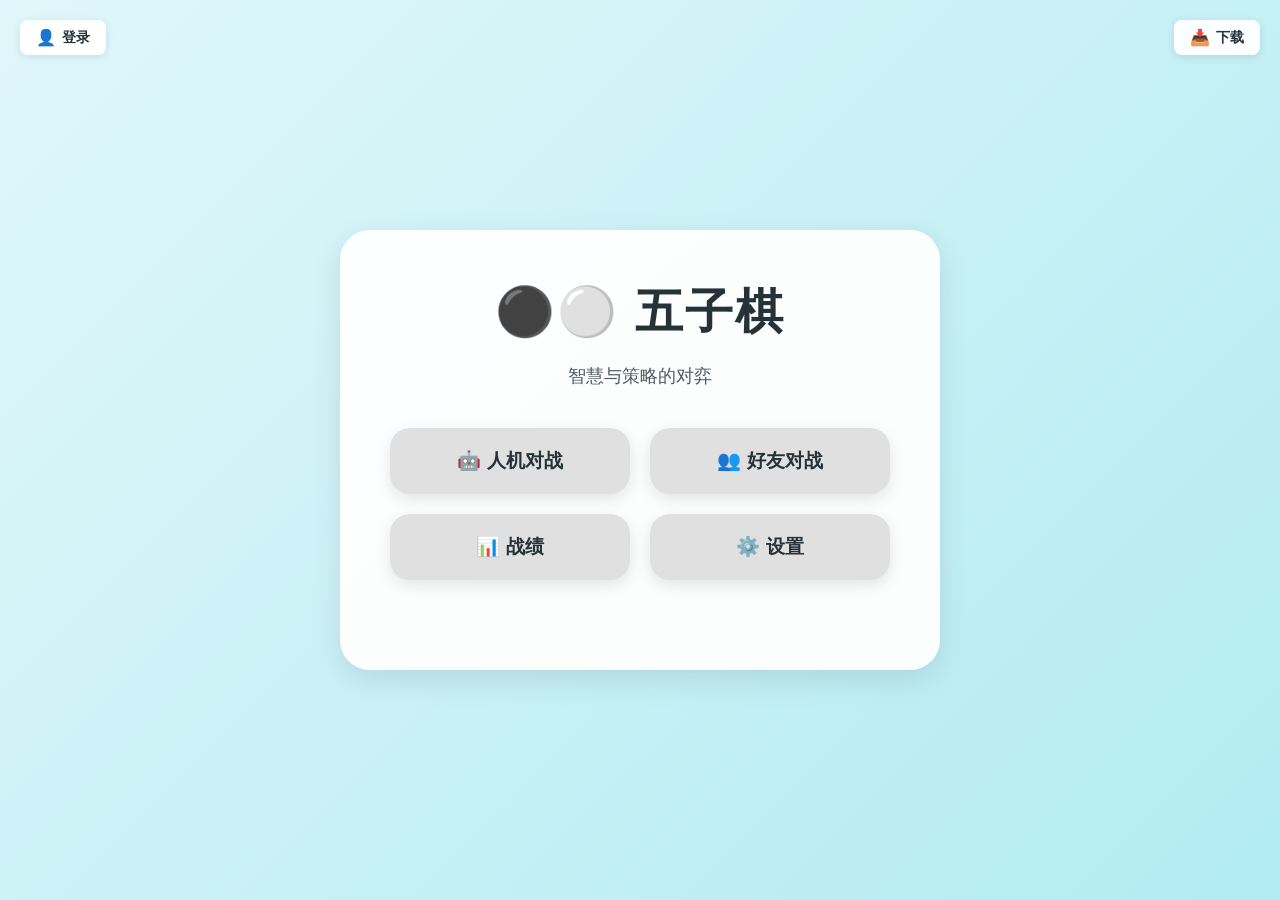
<file: frontend/index.html>
<!DOCTYPE html>
<html lang="zh">
<head>
    <meta charset="UTF-8">
    <meta name="viewport" content="width=device-width, initial-scale=1.0, maximum-scale=5.0, user-scalable=yes">
    <meta name="apple-mobile-web-app-capable" content="yes">
    <meta name="mobile-web-app-capable" content="yes">
    <title>五子棋 · 首页</title>
    <style>
        * {
            margin: 0;
            padding: 0;
            box-sizing: border-box;
            font-family: 'Microsoft YaHei', sans-serif;
        }

        :root {
            --bg-color: linear-gradient(135deg, #e0f7fa 0%, #b2ebf2 100%);
            --card-bg: rgba(255, 255, 255, 0.95);
            --text-color: #263238;
            --button-bg: #e0e0e0;
            --button-hover: #bdbdbd;
            --button-text: #263238;
            --shadow: 0 10px 30px rgba(0, 0, 0, 0.1);
        }

        [data-theme="dark"] {
            --bg-color: linear-gradient(135deg, #263238 0%, #37474f 100%);
            --card-bg: rgba(45, 55, 64, 0.95);
            --text-color: #eceff1;
            --button-bg: #455a64;
            --button-hover: #607d8b;
            --button-text: #eceff1;
            --shadow: 0 10px 30px rgba(0, 0, 0, 0.3);
        }

        body {
            min-height: 100vh;
            background: var(--bg-color);
            display: flex;
            justify-content: center;
            align-items: center;
            padding: 20px;
            transition: all 0.3s ease;
        }

        .main-container {
            background: var(--card-bg);
            border-radius: 30px;
            padding: 50px;
            box-shadow: var(--shadow);
            text-align: center;
            max-width: 600px;
            width: 100%;
        }

        .logo {
            font-size: 3rem;
            margin-bottom: 20px;
            color: var(--text-color);
            font-weight: bold;
            letter-spacing: 2px;
        }

        .subtitle {
            color: var(--text-color);
            opacity: 0.8;
            margin-bottom: 40px;
            font-size: 1.1rem;
        }

        .menu-buttons {
            display: grid;
            grid-template-columns: repeat(auto-fit, minmax(200px, 1fr));
            gap: 20px;
            margin-bottom: 40px;
        }

        .menu-button {
            background: var(--button-bg);
            border: none;
            border-radius: 20px;
            padding: 20px;
            font-size: 1.2rem;
            font-weight: bold;
            color: var(--button-text);
            cursor: pointer;
            transition: all 0.3s ease;
            box-shadow: 0 5px 15px rgba(0, 0, 0, 0.1);
            display: flex;
            align-items: center;
            justify-content: center;
            gap: 10px;
        }

        .menu-button:hover {
            background: var(--button-hover);
            transform: translateY(-3px);
            box-shadow: 0 8px 20px rgba(0, 0, 0, 0.15);
        }

        .menu-button:active {
            transform: translateY(-1px);
        }

        .settings-modal {
            position: fixed;
            top: 0;
            left: 0;
            width: 100%;
            height: 100%;
            background: rgba(0, 0, 0, 0.5);
            display: none;
            justify-content: center;
            align-items: center;
            z-index: 1000;
        }

        .settings-modal.active {
            display: flex;
        }

        .settings-content {
            background: var(--card-bg);
            border-radius: 20px;
            padding: 30px;
            box-shadow: var(--shadow);
            width: 90%;
            max-width: 400px;
        }

        .settings-header {
            display: flex;
            justify-content: space-between;
            align-items: center;
            margin-bottom: 20px;
        }

        .settings-title {
            color: var(--text-color);
            font-size: 1.5rem;
            font-weight: bold;
        }

        .close-button {
            background: none;
            border: none;
            font-size: 1.5rem;
            color: var(--text-color);
            cursor: pointer;
        }

        .setting-item {
            display: flex;
            justify-content: space-between;
            align-items: center;
            padding: 15px 0;
            border-bottom: 1px solid rgba(0, 0, 0, 0.1);
        }

        .setting-label {
            color: var(--text-color);
            font-size: 1.1rem;
        }

        .theme-toggle {
            position: relative;
            display: inline-block;
            width: 60px;
            height: 34px;
        }

        .theme-toggle input {
            opacity: 0;
            width: 0;
            height: 0;
        }

        .slider {
            position: absolute;
            cursor: pointer;
            top: 0;
            left: 0;
            right: 0;
            bottom: 0;
            background-color: #ccc;
            transition: .4s;
            border-radius: 34px;
        }

        .slider:before {
            position: absolute;
            content: "";
            height: 26px;
            width: 26px;
            left: 4px;
            bottom: 4px;
            background-color: white;
            transition: .4s;
            border-radius: 50%;
        }

        input:checked + .slider {
            background-color: #2196F3;
        }

        input:focus + .slider {
            box-shadow: 0 0 1px #2196F3;
        }

        input:checked + .slider:before {
            transform: translateX(26px);
        }

        .custom-alert {
            position: fixed;
            top: 0;
            left: 0;
            width: 100%;
            height: 100%;
            background: rgba(0, 0, 0, 0.5);
            display: flex;
            justify-content: center;
            align-items: center;
            z-index: 2000;
        }

        .custom-alert-content {
            background: var(--card-bg);
            border-radius: 20px;
            padding: 30px;
            box-shadow: var(--shadow);
            width: 90%;
            max-width: 400px;
            text-align: center;
        }

        .custom-alert-message {
            color: var(--text-color);
            font-size: 1.1rem;
            margin-bottom: 20px;
        }

        .custom-alert-button {
            background: var(--button-bg);
            border: none;
            border-radius: 10px;
            padding: 10px 20px;
            font-size: 1rem;
            font-weight: bold;
            color: var(--button-text);
            cursor: pointer;
            transition: all 0.3s ease;
        }

        .custom-alert-button:hover {
            background: var(--button-hover);
            transform: translateY(-2px);
        }

        .top-buttons {
            position: fixed;
            top: 20px;
            left: 20px;
            right: 20px;
            display: flex;
            justify-content: space-between;
            z-index: 100;
            pointer-events: none;
        }

        .top-button {
            background: var(--card-bg);
            border: none;
            border-radius: 8px;
            padding: 8px 16px;
            font-size: 0.85rem;
            font-weight: bold;
            color: var(--text-color);
            cursor: pointer;
            transition: all 0.3s ease;
            box-shadow: 0 2px 8px rgba(0, 0, 0, 0.1);
            pointer-events: auto;
            display: flex;
            align-items: center;
            gap: 6px;
        }

        .top-button:hover {
            transform: translateY(-2px);
            box-shadow: 0 4px 12px rgba(0, 0, 0, 0.15);
        }

        .top-button:active {
            transform: translateY(0);
        }

        .top-button-icon {
            font-size: 1rem;
        }

        .download-menu {
            position: fixed;
            top: 60px;
            right: 20px;
            background: var(--card-bg);
            border-radius: 12px;
            padding: 15px;
            box-shadow: 0 5px 20px rgba(0, 0, 0, 0.2);
            z-index: 1001;
            display: none;
            min-width: 200px;
        }

        .download-menu.active {
            display: block;
        }

        .download-menu-title {
            color: var(--text-color);
            font-size: 1rem;
            font-weight: bold;
            margin-bottom: 10px;
            padding-bottom: 8px;
            border-bottom: 1px solid rgba(0, 0, 0, 0.1);
        }

        .download-menu-item {
            display: flex;
            align-items: center;
            gap: 10px;
            padding: 10px;
            border-radius: 8px;
            cursor: pointer;
            transition: background 0.2s ease;
            color: var(--text-color);
            text-decoration: none;
        }

        .download-menu-item:hover {
            background: var(--button-bg);
        }

        .download-menu-icon {
            font-size: 1.3rem;
        }

        .download-menu-text {
            font-size: 0.9rem;
        }

        @media (max-width: 768px) {
            .main-container {
                padding: 30px;
                border-radius: 20px;
            }
            .logo {
                font-size: 2.5rem;
            }
            .subtitle {
                font-size: 1rem;
                margin-bottom: 30px;
            }
            .menu-buttons {
                gap: 15px;
                margin-bottom: 30px;
            }
            .menu-button {
                padding: 15px;
                font-size: 1rem;
            }
        }

        @media (max-width: 480px) {
            body {
                padding: 10px;
            }
            .main-container {
                padding: 20px;
                border-radius: 15px;
            }
            .logo {
                font-size: 2rem;
                margin-bottom: 15px;
            }
            .subtitle {
                font-size: 0.9rem;
                margin-bottom: 20px;
            }
            .menu-buttons {
                gap: 10px;
                margin-bottom: 20px;
            }
            .menu-button {
                padding: 12px;
                font-size: 0.9rem;
            }
            .settings-content {
                padding: 20px;
                border-radius: 15px;
            }
            .settings-title {
                font-size: 1.2rem;
            }
            .setting-label {
                font-size: 1rem;
            }
            .custom-alert-content {
                padding: 20px;
                border-radius: 15px;
            }
            .custom-alert-message {
                font-size: 1rem;
                margin-bottom: 15px;
            }
            .custom-alert-button {
                padding: 8px 16px;
                font-size: 0.9rem;
            }
            .top-buttons {
                top: 10px;
                left: 10px;
                right: 10px;
            }
            .top-button {
                padding: 6px 12px;
                font-size: 0.75rem;
            }
            .top-button-icon {
                font-size: 0.85rem;
            }
            .download-menu {
                top: 50px;
                right: 10px;
                min-width: 180px;
                padding: 12px;
            }
            .download-menu-title {
                font-size: 0.9rem;
            }
            .download-menu-item {
                padding: 8px;
            }
            .download-menu-icon {
                font-size: 1.1rem;
            }
            .download-menu-text {
                font-size: 0.85rem;
            }
        }

        /**适配手机**/
        @media (max-width: 360px) {
            body {
                padding: 5px;
            }
            .main-container {
                padding: 15px;
                border-radius: 12px;
            }
            .logo {
                font-size: 1.6rem;
                margin-bottom: 10px;
            }
            .subtitle {
                font-size: 0.8rem;
                margin-bottom: 15px;
            }
            .menu-buttons {
                gap: 8px;
                margin-bottom: 15px;
            }
            .menu-button {
                padding: 10px;
                font-size: 0.85rem;
            }
            .top-buttons {
                top: 5px;
                left: 5px;
                right: 5px;
            }
            .top-button {
                padding: 5px 10px;
                font-size: 0.7rem;
            }
            .top-button-icon {
                font-size: 0.8rem;
            }
            .download-menu {
                top: 45px;
                right: 5px;
                min-width: 160px;
                padding: 10px;
            }
            .download-menu-title {
                font-size: 0.85rem;
            }
            .download-menu-item {
                padding: 6px;
            }
            .download-menu-icon {
                font-size: 1rem;
            }
            .download-menu-text {
                font-size: 0.8rem;
            }
            .custom-alert-content {
                padding: 15px;
                border-radius: 12px;
            }
            .custom-alert-message {
                font-size: 0.9rem;
                margin-bottom: 12px;
            }
            .custom-alert-button {
                padding: 6px 14px;
                font-size: 0.85rem;
            }
        }
    </style>
</head>
<body>
    <div class="top-buttons">
        <button class="top-button" onclick="showLoginInfo()">
            <span class="top-button-icon">👤</span>
            <span>登录</span>
        </button>
        <button class="top-button" onclick="toggleDownloadMenu()">
            <span class="top-button-icon">📥</span>
            <span>下载</span>
        </button>
    </div>

    <div id="downloadMenu" class="download-menu">
        <div class="download-menu-title">选择平台</div>
        <a class="download-menu-item" onclick="downloadApp('windows')">
            <span class="download-menu-icon">🪟</span>
            <span class="download-menu-text">Windows 版本</span>
        </a>
        <a class="download-menu-item" onclick="downloadApp('android')">
            <span class="download-menu-icon">📱</span>
            <span class="download-menu-text">Android 版本</span>
        </a>
        <a class="download-menu-item" onclick="downloadApp('ios')">
            <span class="download-menu-icon">🍎</span>
            <span class="download-menu-text">iOS 版本</span>
        </a>
        <a class="download-menu-item" onclick="downloadApp('mac')">
            <span class="download-menu-icon">💻</span>
            <span class="download-menu-text">macOS 版本</span>
        </a>
    </div>

    <div id="mainPage" class="main-container">
        <h1 class="logo">⚫⚪ 五子棋</h1>
        <p class="subtitle">智慧与策略的对弈</p>

        <div class="menu-buttons">
            <button id="aiGameBtn" class="menu-button">
                🤖 人机对战
            </button>
            <button id="friendGameBtn" class="menu-button">
                👥 好友对战
            </button>
            <button id="recordsBtn" class="menu-button">
                📊 战绩
            </button>
            <button id="settingsBtn" class="menu-button">
                ⚙️ 设置
            </button>
        </div>
    </div>

    <div id="settingsModal" class="settings-modal">
        <div class="settings-content">
            <div class="settings-header">
                <h2 class="settings-title">设置</h2>
                <button id="closeSettingsBtn" class="close-button">×</button>
            </div>
            <div class="setting-item">
                <span class="setting-label">切换明暗主题</span>
                <label class="theme-toggle">
                    <input type="checkbox" id="themeToggle">
                    <span class="slider"></span>
                </label>
            </div>
        </div>
    </div>

    <script>
        /**
         * 自定义弹窗提示
         * @param {string} message - 提示信息
         */
        function customAlert(message) {
            const alertDiv = document.createElement('div');
            alertDiv.className = 'custom-alert';
            const alertContent = document.createElement('div');
            alertContent.className = 'custom-alert-content';
            const messageElement = document.createElement('div');
            messageElement.className = 'custom-alert-message';
            messageElement.textContent = message;
            const buttonElement = document.createElement('button');
            buttonElement.className = 'custom-alert-button';
            buttonElement.textContent = '确定';
            buttonElement.addEventListener('click', () => {
                document.body.removeChild(alertDiv);
            });
            alertContent.appendChild(messageElement);
            alertContent.appendChild(buttonElement);
            alertDiv.appendChild(alertContent);
            document.body.appendChild(alertDiv);
        }

        /**
         * 显示登录信息页面
         */
        function showLoginInfo() {
            window.location.href = 'quweiAuthor/index.html';
        }

        /**
         * 切换下载菜单的显示状态
         */
        function toggleDownloadMenu() {
            const menu = document.getElementById('downloadMenu');
            menu.classList.toggle('active');
        }

        /**
         * 下载应用
         * @param {string} platform - 平台名称 (windows/android/ios/mac)
         */
        function downloadApp(platform) {
            const menu = document.getElementById('downloadMenu');
            menu.classList.remove('active');
            
            if (platform === 'windows') {
                const downloadPath = '/downloads/GomokuWindows.zip';
                
                try {
                    const link = document.createElement('a');
                    link.href = downloadPath;
                    link.download = 'GomokuWindows.zip';
                    document.body.appendChild(link);
                    link.click();
                    document.body.removeChild(link);
                    
                    setTimeout(() => {
                        customAlert('下载已开始，请检查您的下载文件夹。');
                    }, 500);
                } catch (error) {
                    console.error('下载失败:', error);
                    customAlert('下载失败，请稍后重试或检查网络连接。');
                }
            } else {
                const platformNames = {
                    'android': 'Android',
                    'ios': 'iOS',
                    'mac': 'macOS'
                };
                customAlert(`${platformNames[platform]}版本正在准备中，敬请期待！`);
            }
        }

        /**
         * 点击页面其他区域关闭下载菜单
         */
        document.addEventListener('click', (e) => {
            const menu = document.getElementById('downloadMenu');
            const downloadBtn = e.target.closest('.top-button');
            if (menu && menu.classList.contains('active') && !downloadBtn && !e.target.closest('.download-menu')) {
                menu.classList.remove('active');
            }
        });

        /**
         * 页面元素引用
         */
        const aiGameBtn = document.getElementById('aiGameBtn');
        const friendGameBtn = document.getElementById('friendGameBtn');
        const recordsBtn = document.getElementById('recordsBtn');
        const settingsBtn = document.getElementById('settingsBtn');
        const settingsModal = document.getElementById('settingsModal');
        const closeSettingsBtn = document.getElementById('closeSettingsBtn');
        const themeToggle = document.getElementById('themeToggle');

        /**
         * 事件监听器：开始人机对战
         */
        aiGameBtn.addEventListener('click', () => {
            window.location.href = 'aiBattle.html';
        });

        /**
         * 事件监听器：开始好友对战
         */
        friendGameBtn.addEventListener('click', () => {
            window.location.href = 'FriendBattle.html';
        });

        /**
         * 事件监听器：查看战绩
         */
        recordsBtn.addEventListener('click', () => {
            customAlert('战绩功能正在准备，敬请期待!');
        });

        /**
         * 事件监听器：打开设置
         */
        settingsBtn.addEventListener('click', () => {
            settingsModal.classList.add('active');
        });

        /**
         * 事件监听器：关闭设置
         */
        closeSettingsBtn.addEventListener('click', () => {
            settingsModal.classList.remove('active');
        });

        /**
         * 事件监听器：点击设置弹窗外部关闭弹窗
         */
        window.addEventListener('click', (e) => {
            if (e.target === settingsModal) {
                settingsModal.classList.remove('active');
            }
        });

        /**
         * 事件监听器：切换明暗主题
         */
        themeToggle.addEventListener('change', () => {
            if (themeToggle.checked) {
                document.documentElement.setAttribute('data-theme', 'dark');
                localStorage.setItem('theme', 'dark');
            } else {
                document.documentElement.setAttribute('data-theme', 'light');
                localStorage.setItem('theme', 'light');
            }
        });

        /**
         * 初始化主题设置
         */
        function initTheme() {
            const savedTheme = localStorage.getItem('theme');
            if (savedTheme === 'dark') {
                document.documentElement.setAttribute('data-theme', 'dark');
                themeToggle.checked = true;
            }
        }

        // 初始化主题
        initTheme();
    </script>
</body>
</html>
</file>
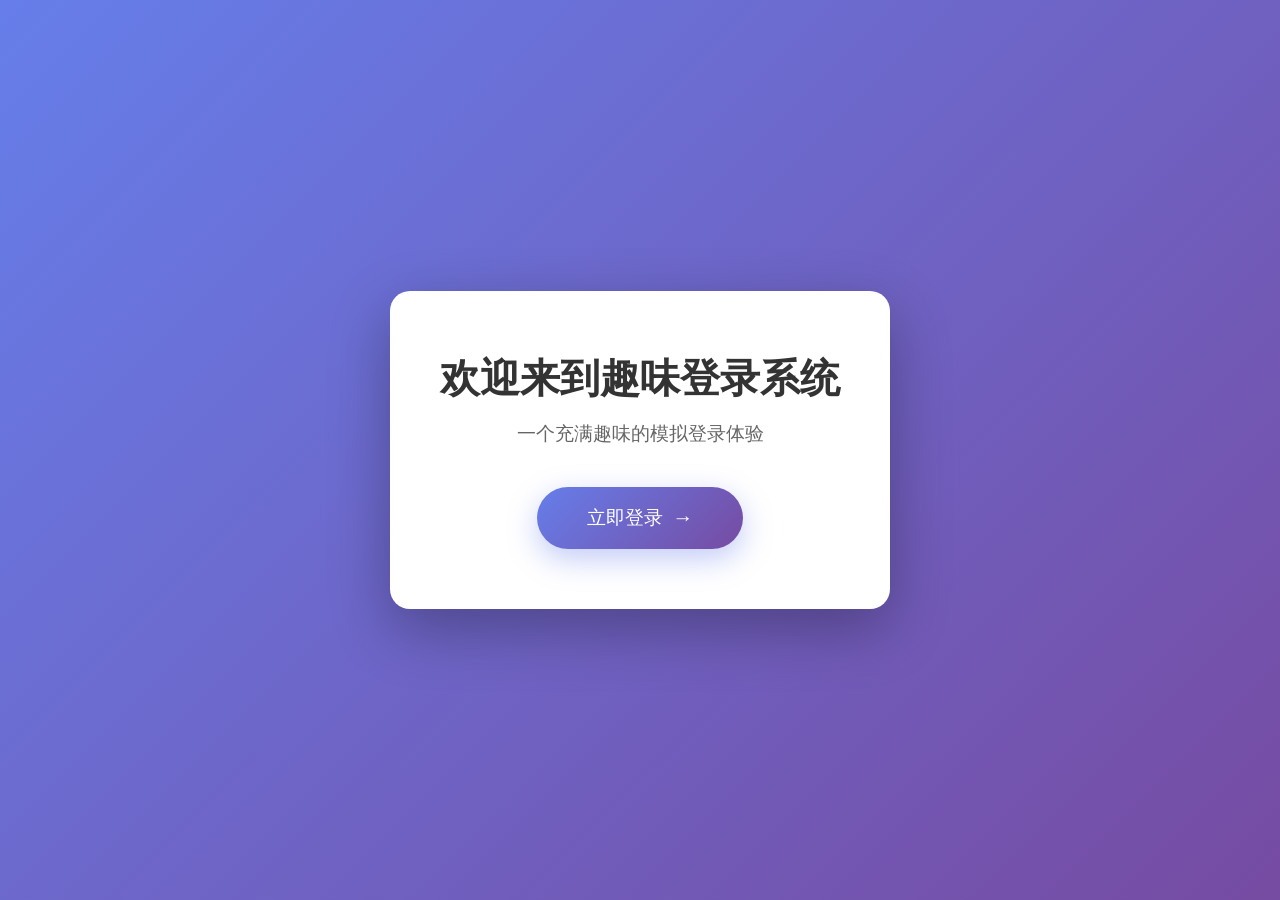
<file: frontend/quweiAuthor/index.html>
<!DOCTYPE html>
<html lang="zh-CN">
<head>
    <meta charset="UTF-8">
    <meta name="viewport" content="width=device-width, initial-scale=1.0, maximum-scale=5.0, user-scalable=yes">
    <meta name="apple-mobile-web-app-capable" content="yes">
    <meta name="mobile-web-app-capable" content="yes">
    <title>趣味登录系统</title>
    <link rel="stylesheet" href="css/styles.css">
</head>
<body>
    <div class="container home-container">
        <div class="home-content">
            <h1 class="home-title">欢迎来到趣味登录系统</h1>
            <p class="home-subtitle">一个充满趣味的模拟登录体验</p>
            <button class="login-entry-btn" onclick="navigateToLogin()">
                <span class="btn-text">立即登录</span>
                <span class="btn-icon">→</span>
            </button>
        </div>
    </div>
    <script src="js/script.js"></script>
</body>
</html>
</file>
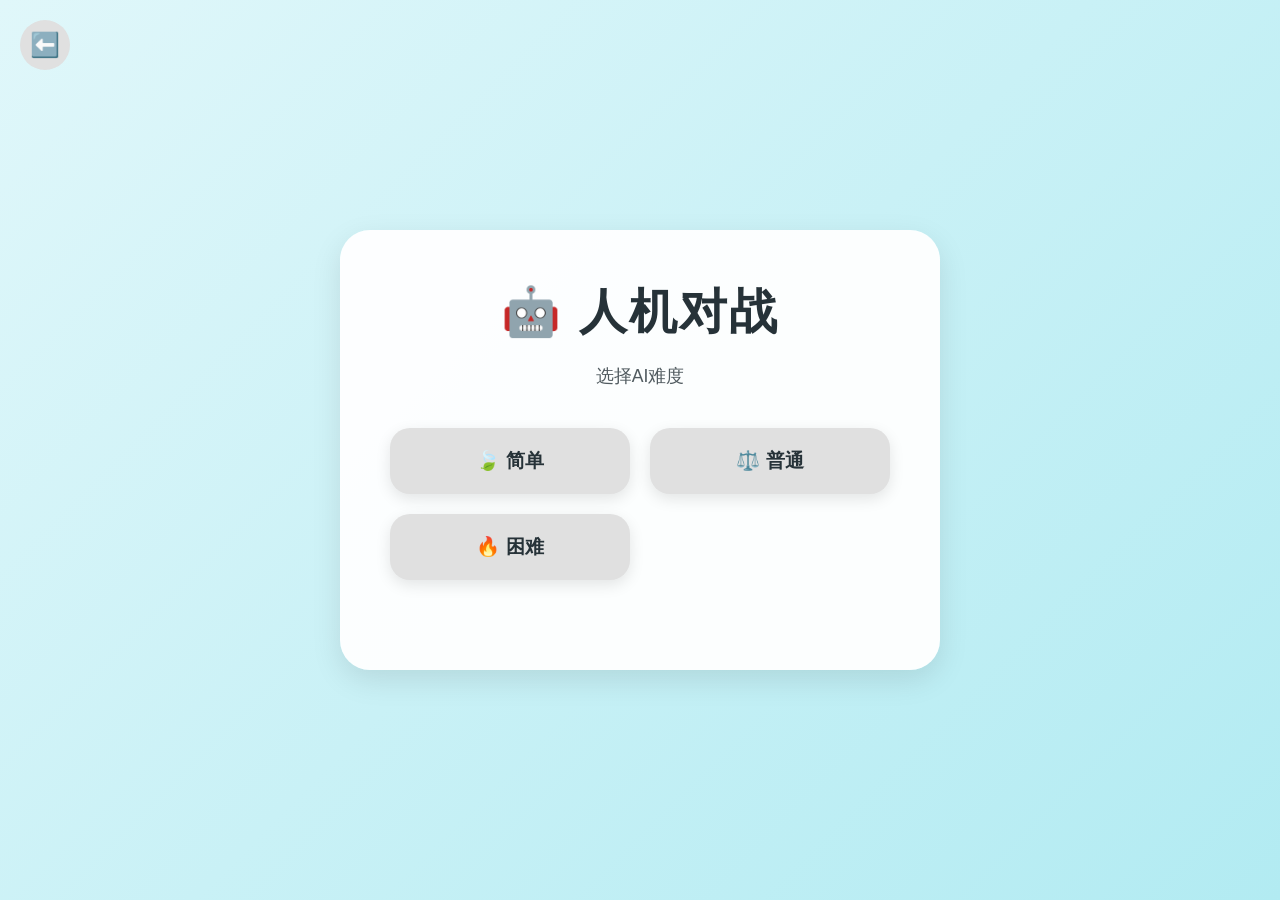
<file: frontend/aiBattle.html>
<!DOCTYPE html>
<html lang="zh">
<head>
    <meta charset="UTF-8">
    <meta name="viewport" content="width=device-width, initial-scale=1.0, maximum-scale=5.0, user-scalable=yes">
    <meta name="apple-mobile-web-app-capable" content="yes">
    <meta name="mobile-web-app-capable" content="yes">
    <title>五子棋 · 人机对战</title>
    <link rel="preload" href="/static/sounds/luozi.mp3" as="audio">
    <style>
        * {
            margin: 0;
            padding: 0;
            box-sizing: border-box;
            font-family: 'Microsoft YaHei', sans-serif;
        }

        :root {
            --bg-color: linear-gradient(135deg, #e0f7fa 0%, #b2ebf2 100%);
            --card-bg: rgba(255, 255, 255, 0.95);
            --text-color: #263238;
            --button-bg: #e0e0e0;
            --button-hover: #bdbdbd;
            --button-text: #263238;
            --shadow: 0 10px 30px rgba(0, 0, 0, 0.1);
        }

        [data-theme="dark"] {
            --bg-color: linear-gradient(135deg, #263238 0%, #37474f 100%);
            --card-bg: rgba(45, 55, 64, 0.95);
            --text-color: #eceff1;
            --button-bg: #455a64;
            --button-hover: #607d8b;
            --button-text: #eceff1;
            --shadow: 0 10px 30px rgba(0, 0, 0, 0.3);
        }

        body {
            min-height: 100vh;
            background: var(--bg-color);
            display: flex;
            justify-content: center;
            align-items: center;
            padding: 20px;
            transition: all 0.3s ease;
        }

        .main-container {
            background: var(--card-bg);
            border-radius: 30px;
            padding: 50px;
            box-shadow: var(--shadow);
            text-align: center;
            max-width: 600px;
            width: 100%;
        }

        .logo {
            font-size: 3rem;
            margin-bottom: 20px;
            color: var(--text-color);
            font-weight: bold;
            letter-spacing: 2px;
        }

        .subtitle {
            color: var(--text-color);
            opacity: 0.8;
            margin-bottom: 40px;
            font-size: 1.1rem;
        }

        .menu-buttons {
            display: grid;
            grid-template-columns: repeat(auto-fit, minmax(200px, 1fr));
            gap: 20px;
            margin-bottom: 40px;
        }

        .menu-button {
            background: var(--button-bg);
            border: none;
            border-radius: 20px;
            padding: 20px;
            font-size: 1.2rem;
            font-weight: bold;
            color: var(--button-text);
            cursor: pointer;
            transition: all 0.3s ease;
            box-shadow: 0 5px 15px rgba(0, 0, 0, 0.1);
            display: flex;
            align-items: center;
            justify-content: center;
            gap: 10px;
        }

        .menu-button:hover {
            background: var(--button-hover);
            transform: translateY(-3px);
            box-shadow: 0 8px 20px rgba(0, 0, 0, 0.15);
        }

        .menu-button:active {
            transform: translateY(-1px);
        }

        .difficulty-container {
            display: none;
            background: var(--card-bg);
            border-radius: 30px;
            padding: 50px;
            box-shadow: var(--shadow);
            text-align: center;
            max-width: 600px;
            width: 100%;
        }

        .difficulty-container.active {
            display: block;
        }

        .back-button {
            position: absolute;
            top: 20px;
            left: 20px;
            background: var(--button-bg);
            border: none;
            border-radius: 50%;
            width: 50px;
            height: 50px;
            font-size: 1.5rem;
            color: var(--button-text);
            cursor: pointer;
            transition: all 0.3s ease;
        }

        .back-button:hover {
            background: var(--button-hover);
            transform: translateY(-2px);
        }

        .custom-alert {
            position: fixed;
            top: 0;
            left: 0;
            width: 100%;
            height: 100%;
            background: rgba(0, 0, 0, 0.5);
            display: flex;
            justify-content: center;
            align-items: center;
            z-index: 2000;
        }

        .custom-alert-content {
            background: var(--card-bg);
            border-radius: 20px;
            padding: 30px;
            box-shadow: var(--shadow);
            width: 90%;
            max-width: 400px;
            text-align: center;
        }

        .custom-alert-message {
            color: var(--text-color);
            font-size: 1.1rem;
            margin-bottom: 20px;
        }

        .custom-alert-button {
            background: var(--button-bg);
            border: none;
            border-radius: 10px;
            padding: 10px 20px;
            font-size: 1rem;
            font-weight: bold;
            color: var(--button-text);
            cursor: pointer;
            transition: all 0.3s ease;
        }

        .custom-alert-button:hover {
            background: var(--button-hover);
            transform: translateY(-2px);
        }

        .game-result-modal {
            position: fixed;
            top: 0;
            left: 0;
            width: 100%;
            height: 100%;
            background: rgba(0, 0, 0, 0.7);
            display: none;
            justify-content: center;
            align-items: center;
            z-index: 3000;
            cursor: pointer;
        }

        .game-result-modal.active {
            display: flex;
            animation: fadeIn 0.3s ease-out;
        }

        .game-result-modal.closing {
            animation: fadeOut 0.3s ease-out forwards;
        }

        @keyframes fadeIn {
            0% { opacity: 0; }
            100% { opacity: 1; }
        }

        @keyframes fadeOut {
            0% { opacity: 1; }
            100% { opacity: 0; }
        }

        .game-result-content {
            background: var(--card-bg);
            border-radius: 25px;
            padding: 40px;
            box-shadow: 0 10px 40px rgba(0, 0, 0, 0.3);
            text-align: center;
            min-width: 300px;
            max-width: 90%;
            animation: resultPopup 0.3s ease-out;
            cursor: default;
        }

        .game-result-modal.closing .game-result-content {
            animation: resultPopout 0.3s ease-out forwards;
        }

        @keyframes resultPopup {
            0% { transform: scale(0.8); opacity: 0; }
            100% { transform: scale(1); opacity: 1; }
        }

        @keyframes resultPopout {
            0% { transform: scale(1); opacity: 1; }
            100% { transform: scale(0.8); opacity: 0; }
        }

        .game-result-icon {
            font-size: 4rem;
            margin-bottom: 20px;
        }

        .game-result-title {
            color: var(--text-color);
            font-size: 1.5rem;
            font-weight: bold;
            margin-bottom: 15px;
        }

        .game-result-message {
            color: var(--text-color);
            font-size: 1.1rem;
            opacity: 0.8;
        }

        .board-wrapper {
            display: flex;
            justify-content: center;
        }

        .player-info-container {
            display: flex;
            justify-content: space-between;
            align-items: center;
            width: 100%;
            max-width: 450px;
            margin: 0 auto 15px auto;
            padding: 10px 20px;
            background: var(--button-bg);
            border-radius: 15px;
        }

        .player-info-item {
            display: flex;
            align-items: center;
            gap: 10px;
        }

        .player-info-label {
            color: var(--text-color);
            font-size: 1rem;
            font-weight: bold;
        }

        .player-piece-display {
            width: 24px;
            height: 24px;
            border-radius: 50%;
        }

        .player-piece-display.black {
            background: #1a1a1a;
            box-shadow: inset 0 2px 4px rgba(255, 255, 255, 0.15), 0 2px 6px rgba(0, 0, 0, 0.4);
        }

        .player-piece-display.white {
            background: #f5f5f5;
            box-shadow: 0 0 0 1px rgba(160, 160, 160, 0.6), 0 2px 6px rgba(0, 0, 0, 0.2);
        }

        @media (max-width: 768px) {
            .main-container, .difficulty-container {
                padding: 30px;
                border-radius: 20px;
            }
            .logo { font-size: 2.5rem; }
            .subtitle { font-size: 1rem; margin-bottom: 30px; }
            .menu-buttons { gap: 15px; margin-bottom: 30px; }
            .menu-button { padding: 15px; font-size: 1rem; }
            .back-button { width: 40px; height: 40px; font-size: 1.2rem; }
            #boardCanvas { width: 90vw; max-width: 450px; height: auto; }
            .game-result-content { padding: 30px; min-width: 250px; }
            .game-result-icon { font-size: 3rem; }
            .game-result-title { font-size: 1.3rem; }
            .game-result-message { font-size: 1rem; }
        }

        .game-top-buttons {
            position: fixed;
            top: 20px;
            right: 20px;
            display: flex;
            gap: 10px;
            z-index: 100;
        }

        .game-top-button {
            background: var(--card-bg);
            border: none;
            border-radius: 8px;
            padding: 8px 16px;
            font-size: 0.85rem;
            font-weight: bold;
            color: var(--text-color);
            cursor: pointer;
            transition: all 0.3s ease;
            box-shadow: 0 2px 8px rgba(0, 0, 0, 0.1);
            display: flex;
            align-items: center;
            gap: 6px;
        }

        .game-top-button:hover {
            transform: translateY(-2px);
            box-shadow: 0 4px 12px rgba(0, 0, 0, 0.15);
        }

        .game-top-button:active {
            transform: translateY(0);
        }

        .game-top-button-icon {
            font-size: 1rem;
        }

        @media (max-width: 768px) {
            .main-container, .difficulty-container { padding: 30px; border-radius: 20px; }
            .logo { font-size: 2.5rem; }
            .subtitle { font-size: 1rem; margin-bottom: 30px; }
            .menu-buttons { gap: 15px; margin-bottom: 30px; }
            .menu-button { padding: 15px; font-size: 1rem; }
            .back-button { width: 40px; height: 40px; font-size: 1.2rem; }
            #boardCanvas { width: 90vw; max-width: 450px; height: auto; }
            .game-result-content { padding: 30px; min-width: 250px; }
            .game-result-icon { font-size: 3rem; }
            .game-result-title { font-size: 1.3rem; }
            .game-result-message { font-size: 1rem; }
            .game-top-buttons { top: 10px; right: 10px; }
            .game-top-button { padding: 6px 12px; font-size: 0.75rem; }
            .game-top-button-icon { font-size: 0.85rem; }
        }

        @media (max-width: 480px) {
            body { padding: 10px; }
            .main-container, .difficulty-container { padding: 20px; border-radius: 15px; }
            .logo { font-size: 2rem; margin-bottom: 15px; }
            .subtitle { font-size: 0.9rem; margin-bottom: 20px; }
            .menu-buttons { gap: 10px; margin-bottom: 20px; }
            .menu-button { padding: 12px; font-size: 0.9rem; }
            .back-button { width: 35px; height: 35px; font-size: 1rem; }
            #boardCanvas { width: 95vw; max-width: 350px; }
            .custom-alert-content { padding: 20px; border-radius: 15px; }
            .custom-alert-message { font-size: 1rem; margin-bottom: 15px; }
            .custom-alert-button { padding: 8px 16px; font-size: 0.9rem; }
        }

         /**适配手机**/
        @media (max-width: 360px) {
            body { padding: 5px; }
            .main-container, .difficulty-container { padding: 15px; border-radius: 12px; }
            .logo { font-size: 1.6rem; margin-bottom: 10px; }
            .subtitle { font-size: 0.8rem; margin-bottom: 15px; }
            .menu-buttons { gap: 8px; margin-bottom: 15px; }
            .menu-button { padding: 10px; font-size: 0.85rem; }
            .back-button { width: 30px; height: 30px; font-size: 0.9rem; }
            #boardCanvas { width: 98vw; max-width: 320px; }
            .game-result-content { padding: 20px; min-width: 200px; }
            .game-result-icon { font-size: 2.5rem; }
            .game-result-title { font-size: 1.1rem; }
            .game-result-message { font-size: 0.9rem; }
            .game-top-buttons { top: 5px; right: 5px; }
            .game-top-button { padding: 5px 10px; font-size: 0.7rem; }
            .game-top-button-icon { font-size: 0.8rem; }
            .custom-alert-content { padding: 15px; border-radius: 12px; }
            .custom-alert-message { font-size: 0.9rem; margin-bottom: 12px; }
            .custom-alert-button { padding: 6px 14px; font-size: 0.85rem; }
        }
    </style>
</head>
<body>
    <div id="gameTopButtons" class="game-top-buttons" style="display: none;">
        <button id="exportChessManualBtn" class="game-top-button" onclick="window.location.href='ChessManual.html'">
            <span class="game-top-button-icon">📋</span>
            <span>导出棋谱</span>
        </button>
    </div>

    <div id="difficultyPage" class="difficulty-container active">
        <button id="backBtn" class="back-button">⬅️</button>
        <h1 class="logo">🤖 人机对战</h1>
        <p class="subtitle">选择AI难度</p>
        <div class="menu-buttons">
            <button id="easyBtn" class="menu-button">🍃 简单</button>
            <button id="normalBtn" class="menu-button">⚖️ 普通</button>
            <button id="hardBtn" class="menu-button">🔥 困难</button>
        </div>
    </div>

    <div id="firstHandPage" class="difficulty-container">
        <button id="firstHandBackBtn" class="back-button">⬅️</button>
        <h1 class="logo">🤖 人机对战</h1>
        <p class="subtitle">选择先手方</p>
        <div class="menu-buttons">
            <button id="randomFirstBtn" class="menu-button">🎲 随机先手</button>
            <button id="opponentFirstBtn" class="menu-button">🤖 对方先手</button>
            <button id="playerFirstBtn" class="menu-button">👤 我方先手</button>
        </div>
    </div>

    <div id="gamePage" class="difficulty-container">
        <button id="gameBackBtn" class="back-button">⬅️</button>
        <h1 class="logo">⚫⚪ 五子棋</h1>
        <p id="gameStatusText" class="subtitle">轮到<span style="display:inline-block;width:18px;height:18px;border-radius:50%;background:#1a1a1a;box-shadow:inset 0 2px 4px rgba(255,255,255,0.15),0 2px 4px rgba(0,0,0,0.3);vertical-align:middle;margin:0 2px;"></span>出棋</p>
        <div class="player-info-container">
            <div class="player-info-item">
                <span class="player-info-label">我方：</span>
                <div id="myPieceDisplay" class="player-piece-display black"></div>
            </div>
            <div class="player-info-item">
                <span class="player-info-label">对方：</span>
                <div id="opponentPieceDisplay" class="player-piece-display white"></div>
            </div>
        </div>
        <div class="board-wrapper">
            <canvas id="boardCanvas" width="450" height="450"></canvas>
        </div>
        <div style="display: flex; justify-content: center; gap: 20px; margin-top: 20px;">
            <button id="restartGameBtn" class="menu-button">🔄 重新开始</button>
            <button id="undoGameBtn" class="menu-button">↩️ 悔棋</button>
            <button id="homeGameBtn" class="menu-button">🏠 返回首页</button>
        </div>
    </div>

    <div id="gameResultModal" class="game-result-modal" onclick="closeResultModal()">
        <div class="game-result-content" onclick="event.stopPropagation()">
            <div id="resultIcon" class="game-result-icon">🏆</div>
            <div id="resultTitle" class="game-result-title">游戏结束</div>
            <div id="resultMessage" class="game-result-message">恭喜获胜！</div>
        </div>
    </div>

    <script>
        /**
         * API 基础地址配置
         */
        // 本地开发环境配置（已注释）
        // const API_BASE_URL = 'http://localhost:5000/api';
        // const API_BASE_URL = 'http://127.0.0.1:5000/api';
        
        // 公网生产环境配置
        const API_BASE_URL = 'https://gomoku-algorithm-production.up.railway.app/api';
        
        /**
         * 音效对象：落子音效
         * 使用绝对路径确保在不同访问路径下都能正确加载
         */
        const luoziAudio = new Audio('/static/sounds/luozi.mp3');
        luoziAudio.preload = 'auto';
        
        /**
         * 播放落子音效
         * 如果当前音效正在播放，则创建新的音效实例
         */
        function playLuoziSound() {
            if (luoziAudio.paused) {
                luoziAudio.currentTime = 0;
                luoziAudio.play().catch(() => {});
            } else {
                const newAudio = new Audio('/static/sounds/luozi.mp3');
                newAudio.play().catch(() => {});
            }
        }

        /**
         * DOM元素引用
         */
        const difficultyPage = document.getElementById('difficultyPage');
        const firstHandPage = document.getElementById('firstHandPage');
        const gamePage = document.getElementById('gamePage');
        const backBtn = document.getElementById('backBtn');
        const firstHandBackBtn = document.getElementById('firstHandBackBtn');
        const gameBackBtn = document.getElementById('gameBackBtn');
        const easyBtn = document.getElementById('easyBtn');
        const normalBtn = document.getElementById('normalBtn');
        const hardBtn = document.getElementById('hardBtn');
        const randomFirstBtn = document.getElementById('randomFirstBtn');
        const opponentFirstBtn = document.getElementById('opponentFirstBtn');
        const playerFirstBtn = document.getElementById('playerFirstBtn');
        const restartGameBtn = document.getElementById('restartGameBtn');
        const undoGameBtn = document.getElementById('undoGameBtn');
        const homeGameBtn = document.getElementById('homeGameBtn');

        /**
         * 游戏状态变量
         */
        let selectedDifficulty = 'normal'; // 选择的难度级别
        let boardData = Array.from({ length: 15 }, () => Array(15).fill(0)); // 15x15棋盘，0=空, 1=黑棋, 2=白棋
        let currentPlayer = 1; // 当前玩家，1=黑棋, 2=白棋
        let gameOver = false; // 游戏是否结束
        let winner = null; // 获胜者
        let playerColor = 1; // 玩家颜色
        let aiColor = 2; // AI颜色
        let moveHistory = []; // 落子历史，用于悔棋
        let isAIFirstMode = false; // AI是否先手

        /**
         * 自定义弹窗提示
         * @param {string} message - 提示信息
         */
        function customAlert(message) {
            const alertDiv = document.createElement('div');
            alertDiv.className = 'custom-alert';
            const alertContent = document.createElement('div');
            alertContent.className = 'custom-alert-content';
            const messageElement = document.createElement('div');
            messageElement.className = 'custom-alert-message';
            messageElement.textContent = message;
            const buttonElement = document.createElement('button');
            buttonElement.className = 'custom-alert-button';
            buttonElement.textContent = '确定';
            buttonElement.addEventListener('click', () => {
                document.body.removeChild(alertDiv);
            });
            alertContent.appendChild(messageElement);
            alertContent.appendChild(buttonElement);
            alertDiv.appendChild(alertContent);
            document.body.appendChild(alertDiv);
        }

        /**
         * 显示游戏结果
         * @param {boolean} isWin - 是否获胜
         * @param {string} message - 结果消息
         */
        function showGameResult(isWin, message) {
            const modal = document.getElementById('gameResultModal');
            const icon = document.getElementById('resultIcon');
            const title = document.getElementById('resultTitle');
            const msg = document.getElementById('resultMessage');
            if (isWin) {
                icon.textContent = '🏆';
                title.textContent = '恭喜获胜！';
                msg.textContent = message || '你赢得了这场比赛！';
            } else {
                icon.textContent = '🤖';
                title.textContent = '游戏结束';
                msg.textContent = message || 'AI赢得了这场比赛，继续加油！';
            }
            modal.classList.add('active');
        }

        /**
         * 关闭游戏结果弹窗
         */
        function closeResultModal() {
            const modal = document.getElementById('gameResultModal');
            modal.classList.add('closing');
            setTimeout(() => {
                modal.classList.remove('active');
                modal.classList.remove('closing');
            }, 300);
        }

        /**
         * 保存游戏数据到本地存储
         */
        function saveGameDataToStorage() {
            const gameData = {
                moveHistory: moveHistory,
                gameOver: gameOver,
                winner: winner,
                playerColor: playerColor,
                aiColor: aiColor,
                gameMode: 'pvai'
            };
            localStorage.setItem('gomokuGameData', JSON.stringify(gameData));
        }

        function updatePlayerInfoDisplay() {
            const myPieceDisplay = document.getElementById('myPieceDisplay');
            const opponentPieceDisplay = document.getElementById('opponentPieceDisplay');
            
            if (myPieceDisplay && opponentPieceDisplay) {
                myPieceDisplay.className = 'player-piece-display ' + (playerColor === 1 ? 'black' : 'white');
                opponentPieceDisplay.className = 'player-piece-display ' + (aiColor === 1 ? 'black' : 'white');
            }
        }

        function updateGameStatusText() {
            const statusText = document.getElementById('gameStatusText');
            if (statusText) {
                if (gameOver) {
                    const winnerText = winner === 1 ? '黑' : '白';
                    statusText.innerHTML = winnerText + '方获胜！';
                } else {
                    const pieceIcon = currentPlayer === 1 
                        ? '<span style="display:inline-block;width:18px;height:18px;border-radius:50%;background:#1a1a1a;box-shadow:inset 0 2px 4px rgba(255,255,255,0.15),0 2px 4px rgba(0,0,0,0.3);vertical-align:middle;margin:0 2px;"></span>'
                        : '<span style="display:inline-block;width:18px;height:18px;border-radius:50%;background:#f5f5f5;box-shadow:0 0 0 1px rgba(160,160,160,0.6),0 2px 4px rgba(0,0,0,0.2);vertical-align:middle;margin:0 2px;"></span>';
                    statusText.innerHTML = '轮到' + pieceIcon + '出棋';
                }
            }
        }

        function drawBoard() {
            const canvas = document.getElementById('boardCanvas');
            if (!canvas) return;
            const canvasWidth = canvas.clientWidth;
            const canvasHeight = canvas.clientHeight;
            canvas.width = canvasWidth;
            canvas.height = canvasHeight;
            const ctx = canvas.getContext('2d');
            const boardSize = 15;
            const cellSize = Math.min(canvasWidth, canvasHeight) / boardSize;
            const margin = cellSize / 2;
            ctx.clearRect(0, 0, canvasWidth, canvasHeight);
            ctx.fillStyle = '#e0c9a5';
            ctx.fillRect(0, 0, canvasWidth, canvasHeight);
            ctx.strokeStyle = '#8b5a2b';
            ctx.lineWidth = 2;
            for (let i = 0; i < boardSize; i++) {
                ctx.beginPath();
                ctx.moveTo(margin + i * cellSize, margin);
                ctx.lineTo(margin + i * cellSize, canvasHeight - margin);
                ctx.stroke();
                ctx.beginPath();
                ctx.moveTo(margin, margin + i * cellSize);
                ctx.lineTo(canvasWidth - margin, margin + i * cellSize);
                ctx.stroke();
            }
            const starPoints = [3, 7, 11];
            ctx.fillStyle = '#8b5a2b';
            for (let r of starPoints) {
                for (let c of starPoints) {
                    ctx.beginPath();
                    ctx.arc(margin + c * cellSize, margin + r * cellSize, 5, 0, 2 * Math.PI);
                    ctx.fill();
                }
            }
            for (let row = 0; row < boardSize; row++) {
                for (let col = 0; col < boardSize; col++) {
                    const piece = boardData[row][col];
                    if (piece !== 0) {
                        const x = margin + col * cellSize;
                        const y = margin + row * cellSize;
                        const radius = cellSize * 0.4;
                        ctx.beginPath();
                        ctx.arc(x, y, radius, 0, 2 * Math.PI);
                        if (piece === 1) {
                            const gradient = ctx.createRadialGradient(x - radius * 0.3, y - radius * 0.3, 0, x, y, radius);
                            gradient.addColorStop(0, '#3a3a3a');
                            gradient.addColorStop(1, '#1a1a1a');
                            ctx.fillStyle = gradient;
                            ctx.fill();
                            ctx.strokeStyle = 'transparent';
                        } else {
                            ctx.fillStyle = '#f5f5f5';
                            ctx.fill();
                            ctx.strokeStyle = 'rgba(160, 160, 160, 0.6)';
                            ctx.lineWidth = 1;
                            ctx.stroke();
                        }
                    }
                }
            }
            updateGameStatusText();
        }

        function makeMove(row, col) {
            if (boardData[row][col] !== 0) return;
            
            // 播放玩家落子音效
            playLuoziSound();
            
            const playerMove = { row: row, col: col, player: 'human' };
            fetch(API_BASE_URL + '/move', {
                method: 'POST',
                headers: { 'Content-Type': 'application/json' },
                body: JSON.stringify({ row: row, col: col, difficulty: selectedDifficulty })
            })
            .then(response => response.json())
            .then(data => {
                if (data.error) {
                    customAlert(data.error);
                } else {
                    moveHistory.push(playerMove);
                    const previousBoard = boardData;
                    let aiMoveFound = false;
                    let aiRow = -1, aiCol = -1;
                    for (let r = 0; r < 15; r++) {
                        for (let c = 0; c < 15; c++) {
                            if (previousBoard[r][c] === 0 && data.board[r][c] === aiColor) {
                                aiRow = r;
                                aiCol = c;
                                aiMoveFound = true;
                                break;
                            }
                        }
                        if (aiMoveFound) break;
                    }
                    currentPlayer = data.current_player;
                    gameOver = data.game_over;
                    winner = data.winner;
                    if (data.player_color !== undefined) playerColor = data.player_color;
                    if (data.ai_color !== undefined) aiColor = data.ai_color;
                    if (gameOver) {
                        boardData = data.board;
                        drawBoard();
                        saveGameDataToStorage();
                        if (winner === playerColor) {
                            showGameResult(true, '恭喜！你赢得了这场比赛！');
                        } else if (winner === aiColor) {
                            showGameResult(false, 'AI赢得了这场比赛，继续加油！');
                        }
                    } else if (aiMoveFound) {
                        const playerOnlyBoard = data.board.map(row => [...row]);
                        playerOnlyBoard[aiRow][aiCol] = 0;
                        boardData = playerOnlyBoard;
                        drawBoard();
                        const statusText = document.getElementById('gameStatusText');
                        if (statusText) {
                            const aiPieceIcon = aiColor === 1 
                                ? '<span style="display:inline-block;width:18px;height:18px;border-radius:50%;background:#000000;border:1px solid #000;vertical-align:middle;margin:0 2px;"></span>'
                                : '<span style="display:inline-block;width:18px;height:18px;border-radius:50%;background:#ffffff;border:1px solid #000;vertical-align:middle;margin:0 2px;"></span>';
                            statusText.innerHTML = '轮到' + aiPieceIcon + '出棋';
                        }
                        const delay = 1000 + Math.random() * 1000;
                        setTimeout(() => {
                            boardData = data.board;
                            moveHistory.push({ row: aiRow, col: aiCol, player: 'ai' });
                            playLuoziSound();
                            saveGameDataToStorage();
                            drawBoard();
                        }, delay);
                    } else {
                        boardData = data.board;
                        drawBoard();
                    }
                }
            })
            .catch(error => {
                console.error('Error:', error);
                customAlert('连接服务器失败，请确保后端服务正在运行！');
            });
        }

        function makeAIMove() {
            const statusText = document.getElementById('gameStatusText');
            if (statusText) {
                const aiPieceIcon = aiColor === 1 
                    ? '<span style="display:inline-block;width:18px;height:18px;border-radius:50%;background:#000000;border:1px solid #000;vertical-align:middle;margin:0 2px;"></span>'
                    : '<span style="display:inline-block;width:18px;height:18px;border-radius:50%;background:#ffffff;border:1px solid #000;vertical-align:middle;margin:0 2px;"></span>';
                statusText.innerHTML = '轮到' + aiPieceIcon + '出棋';
            }
            const previousBoard = boardData.map(row => [...row]);
            fetch(API_BASE_URL + '/move', {
                method: 'POST',
                headers: { 'Content-Type': 'application/json' },
                body: JSON.stringify({ row: -1, col: -1, difficulty: selectedDifficulty })
            })
            .then(response => response.json())
            .then(data => {
                if (data.error) {
                    makeDirectAIMove();
                } else {
                    const delay = 1000 + Math.random() * 1000;
                    setTimeout(() => {
                        boardData = data.board;
                        currentPlayer = data.current_player;
                        gameOver = data.game_over;
                        winner = data.winner;
                        if (data.player_color !== undefined) playerColor = data.player_color;
                        if (data.ai_color !== undefined) aiColor = data.ai_color;
                        let aiMoveFound = false;
                        for (let r = 0; r < 15 && !aiMoveFound; r++) {
                            for (let c = 0; c < 15 && !aiMoveFound; c++) {
                                if (previousBoard[r][c] === 0 && boardData[r][c] === aiColor) {
                                    moveHistory.push({ row: r, col: c, player: 'ai' });
                                    aiMoveFound = true;
                                }
                            }
                        }
                        if (aiMoveFound) {
                            playLuoziSound();
                        }
                        drawBoard();
                        if (gameOver) {
                            saveGameDataToStorage();
                            if (winner === playerColor) {
                                showGameResult(true, '恭喜！你赢得了这场比赛！');
                            } else if (winner === aiColor) {
                                showGameResult(false, 'AI赢得了这场比赛，继续加油！');
                            }
                        }
                    }, delay);
                }
            })
            .catch(error => console.error('Error:', error));
        }

        function makeDirectAIMove() {
            const statusText = document.getElementById('gameStatusText');
            if (statusText) {
                const aiPieceIcon = aiColor === 1 
                    ? '<span style="display:inline-block;width:18px;height:18px;border-radius:50%;background:#000000;border:1px solid #000;vertical-align:middle;margin:0 2px;"></span>'
                    : '<span style="display:inline-block;width:18px;height:18px;border-radius:50%;background:#ffffff;border:1px solid #000;vertical-align:middle;margin:0 2px;"></span>';
                statusText.innerHTML = '轮到' + aiPieceIcon + '出棋';
            }
            const centerRow = 7;
            const centerCol = 7;
            const aiMove = { row: centerRow, col: centerCol, player: 'ai' };
            fetch(API_BASE_URL + '/move', {
                method: 'POST',
                headers: { 'Content-Type': 'application/json' },
                body: JSON.stringify({ row: centerRow, col: centerCol, difficulty: selectedDifficulty })
            })
            .then(response => response.json())
            .then(data => {
                const delay = 1000 + Math.random() * 1000;
                setTimeout(() => {
                    boardData = data.board;
                    currentPlayer = data.current_player;
                    gameOver = data.game_over;
                    winner = data.winner;
                    if (data.player_color !== undefined) playerColor = data.player_color;
                    if (data.ai_color !== undefined) aiColor = data.ai_color;
                    moveHistory.push(aiMove);
                    playLuoziSound();
                    drawBoard();
                    if (gameOver) {
                        saveGameDataToStorage();
                        if (winner === playerColor) {
                            showGameResult(true, '恭喜！你赢得了这场比赛！');
                        } else if (winner === aiColor) {
                            showGameResult(false, 'AI赢得了这场比赛，继续加油！');
                        }
                    }
                }, delay);
            })
            .catch(error => console.error('Error:', error));
        }

        function showGameTopButtons() {
            const topButtons = document.getElementById('gameTopButtons');
            if (topButtons) {
                topButtons.style.display = 'flex';
            }
        }

        function hideGameTopButtons() {
            const topButtons = document.getElementById('gameTopButtons');
            if (topButtons) {
                topButtons.style.display = 'none';
            }
        }

        function startGame(firstHand) {
            firstHandPage.classList.remove('active');
            gamePage.classList.add('active');
            showGameTopButtons();
            moveHistory = [];
            let isAIFirst = false;
            if (firstHand === 'opponent' || (firstHand === 'random' && Math.random() > 0.5)) {
                isAIFirst = true;
            }
            isAIFirstMode = isAIFirst;
            fetch(API_BASE_URL + '/restart', {
                method: 'POST',
                headers: { 'Content-Type': 'application/json' },
                body: JSON.stringify({ first_hand: isAIFirst ? 2 : 1 })
            })
            .then(response => response.json())
            .then(data => {
                boardData = data.board;
                currentPlayer = data.current_player;
                gameOver = data.game_over;
                winner = data.winner;
                if (data.player_color !== undefined) playerColor = data.player_color;
                if (data.ai_color !== undefined) aiColor = data.ai_color;
                updatePlayerInfoDisplay();
                if (isAIFirst) {
                    makeAIMove();
                } else {
                    drawBoard();
                }
            })
            .catch(error => {
                console.error('Error:', error);
                customAlert('连接服务器失败，请确保后端服务正在运行！');
            });
        }

        backBtn.addEventListener('click', () => {
            window.location.href = 'index.html';
        });

        firstHandBackBtn.addEventListener('click', () => {
            firstHandPage.classList.remove('active');
            difficultyPage.classList.add('active');
        });

        gameBackBtn.addEventListener('click', () => {
            gamePage.classList.remove('active');
            firstHandPage.classList.add('active');
            hideGameTopButtons();
            localStorage.removeItem('gomokuGameData');
        });

        easyBtn.addEventListener('click', () => {
            selectedDifficulty = 'easy';
            difficultyPage.classList.remove('active');
            firstHandPage.classList.add('active');
        });

        normalBtn.addEventListener('click', () => {
            selectedDifficulty = 'normal';
            difficultyPage.classList.remove('active');
            firstHandPage.classList.add('active');
        });

        hardBtn.addEventListener('click', () => {
            selectedDifficulty = 'hard';
            difficultyPage.classList.remove('active');
            firstHandPage.classList.add('active');
        });

        randomFirstBtn.addEventListener('click', () => startGame('random'));
        opponentFirstBtn.addEventListener('click', () => startGame('opponent'));
        playerFirstBtn.addEventListener('click', () => startGame('player'));

        const canvas = document.getElementById('boardCanvas');
        if (canvas) {
            canvas.addEventListener('click', (event) => {
                if (gameOver) return;
                if (currentPlayer !== playerColor) return;
                const rect = canvas.getBoundingClientRect();
                const x = event.clientX - rect.left;
                const y = event.clientY - rect.top;
                const canvasWidth = canvas.clientWidth;
                const canvasHeight = canvas.clientHeight;
                const cellSize = Math.min(canvasWidth, canvasHeight) / 15;
                const margin = cellSize / 2;
                const col = Math.round((x - margin) / cellSize);
                const row = Math.round((y - margin) / cellSize);
                if (row >= 0 && row < 15 && col >= 0 && col < 15 && boardData[row][col] === 0) {
                    makeMove(row, col);
                }
            });
        }

        restartGameBtn.addEventListener('click', () => {
            moveHistory = [];
            localStorage.removeItem('gomokuGameData');
            fetch(API_BASE_URL + '/restart', {
                method: 'POST',
                headers: { 'Content-Type': 'application/json' },
                body: JSON.stringify({ first_hand: isAIFirstMode ? 2 : 1 })
            })
            .then(response => response.json())
            .then(data => {
                boardData = data.board;
                currentPlayer = data.current_player;
                gameOver = data.game_over;
                winner = data.winner;
                if (data.player_color !== undefined) playerColor = data.player_color;
                if (data.ai_color !== undefined) aiColor = data.ai_color;
                updatePlayerInfoDisplay();
                if (isAIFirstMode) {
                    makeAIMove();
                } else {
                    drawBoard();
                }
                customAlert('游戏已重新开始！');
            })
            .catch(error => {
                console.error('Error:', error);
                customAlert('连接服务器失败，请确保后端服务正在运行！');
            });
        });

        undoGameBtn.addEventListener('click', () => {
            fetch(API_BASE_URL + '/undo', {
                method: 'POST',
                headers: { 'Content-Type': 'application/json' }
            })
            .then(response => response.json())
            .then(data => {
                if (data.error) {
                    customAlert(data.error);
                } else {
                    boardData = data.board;
                    currentPlayer = data.current_player;
                    gameOver = data.game_over;
                    winner = data.winner;
                    if (data.player_color !== undefined) playerColor = data.player_color;
                    if (data.ai_color !== undefined) aiColor = data.ai_color;
                    // 悔棋后移除最后两步（玩家和AI各一步）
                    if (moveHistory.length >= 2) {
                        moveHistory.pop();
                        moveHistory.pop();
                    } else if (moveHistory.length === 1) {
                        moveHistory.pop();
                    }
                    saveGameDataToStorage();
                    drawBoard();
                    customAlert('悔棋成功！');
                }
            })
            .catch(error => {
                console.error('Error:', error);
                customAlert('连接服务器失败，请确保后端服务正在运行！');
            });
        });

        homeGameBtn.addEventListener('click', () => {
            localStorage.removeItem('gomokuGameData');
            window.location.href = 'index.html';
        });

        document.addEventListener('DOMContentLoaded', () => {
            const savedTheme = localStorage.getItem('theme');
            if (savedTheme === 'dark') {
                document.documentElement.setAttribute('data-theme', 'dark');
            }
        });
    </script>
</body>
</html>
</file>
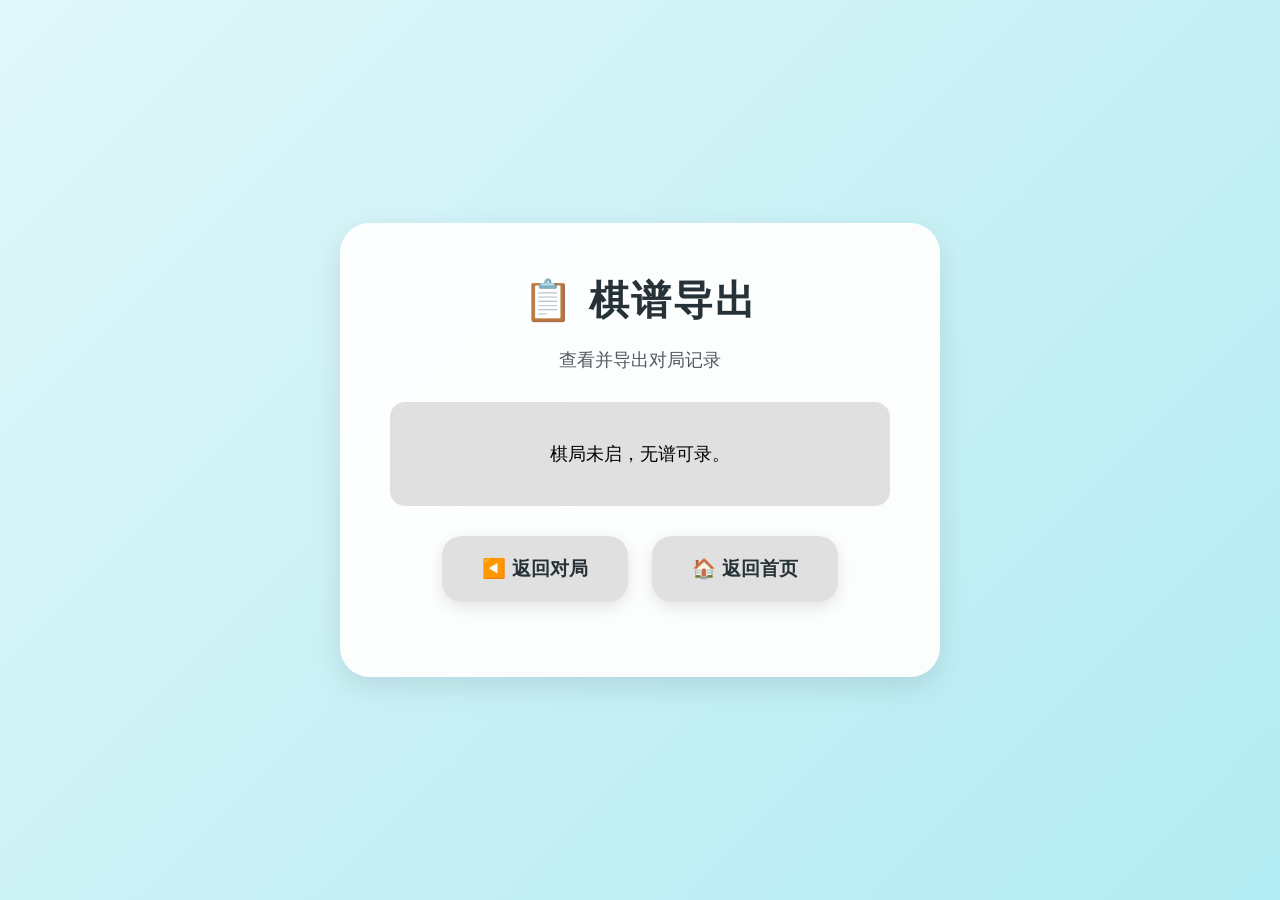
<file: frontend/ChessManual.html>
<!DOCTYPE html>
<html lang="zh">
<head>
    <meta charset="UTF-8">
    <meta name="viewport" content="width=device-width, initial-scale=1.0, maximum-scale=5.0, user-scalable=yes">
    <meta name="apple-mobile-web-app-capable" content="yes">
    <meta name="mobile-web-app-capable" content="yes">
    <title>棋谱导出</title>
    <style>
        * {
            margin: 0;
            padding: 0;
            box-sizing: border-box;
            font-family: 'Microsoft YaHei', sans-serif;
        }

        :root {
            --bg-color: linear-gradient(135deg, #e0f7fa 0%, #b2ebf2 100%);
            --card-bg: rgba(255, 255, 255, 0.95);
            --text-color: #263238;
            --button-bg: #e0e0e0;
            --button-hover: #bdbdbd;
            --button-text: #263238;
            --shadow: 0 10px 30px rgba(0, 0, 0, 0.1);
        }

        [data-theme="dark"] {
            --bg-color: linear-gradient(135deg, #263238 0%, #37474f 100%);
            --card-bg: rgba(45, 55, 64, 0.95);
            --text-color: #eceff1;
            --button-bg: #455a64;
            --button-hover: #607d8b;
            --button-text: #eceff1;
            --shadow: 0 10px 30px rgba(0, 0, 0, 0.3);
        }

        body {
            min-height: 100vh;
            background: var(--bg-color);
            display: flex;
            justify-content: center;
            align-items: center;
            padding: 20px;
            transition: all 0.3s ease;
        }

        .main-container {
            background: var(--card-bg);
            border-radius: 30px;
            padding: 50px;
            box-shadow: var(--shadow);
            text-align: center;
            max-width: 600px;
            width: 100%;
        }

        .logo {
            font-size: 2.5rem;
            margin-bottom: 20px;
            color: var(--text-color);
            font-weight: bold;
            letter-spacing: 2px;
        }

        .subtitle {
            color: var(--text-color);
            opacity: 0.8;
            margin-bottom: 30px;
            font-size: 1.1rem;
        }

        .menu-button {
            background: var(--button-bg);
            border: none;
            border-radius: 20px;
            padding: 20px 40px;
            font-size: 1.2rem;
            font-weight: bold;
            color: var(--button-text);
            cursor: pointer;
            transition: all 0.3s ease;
            box-shadow: 0 5px 15px rgba(0, 0, 0, 0.1);
            display: inline-flex;
            align-items: center;
            justify-content: center;
            gap: 10px;
            margin: 10px;
        }

        .menu-button:hover {
            background: var(--button-hover);
            transform: translateY(-3px);
            box-shadow: 0 8px 20px rgba(0, 0, 0, 0.15);
        }

        .menu-button:active {
            transform: translateY(0);
        }

        .menu-button.primary {
            background: linear-gradient(135deg, #4fc3f7 0%, #29b6f6 100%);
            color: white;
        }

        .menu-button.primary:hover {
            background: linear-gradient(135deg, #29b6f6 0%, #03a9f4 100%);
        }

        .preview-area {
            background: var(--button-bg);
            border-radius: 15px;
            padding: 20px;
            margin: 20px 0;
            text-align: center;
            max-height: 400px;
            overflow-y: auto;
            color: var(--text-color);
        }

        .preview-canvas {
            max-width: 100%;
            border-radius: 10px;
            box-shadow: 0 4px 12px rgba(0, 0, 0, 0.1);
        }

        .info-text {
            color: var(--text-color);
            opacity: 0.7;
            margin: 15px 0;
            font-size: 0.9rem;
        }

        .no-data {
            color: #000000;
            font-size: 1.1rem;
            margin: 20px 0;
        }

        .header-info {
            background: var(--button-bg);
            border-radius: 10px;
            padding: 15px;
            margin-bottom: 15px;
            text-align: left;
            color: var(--text-color);
            font-size: 0.95rem;
            line-height: 1.6;
        }

        @media (max-width: 768px) {
            .main-container {
                padding: 30px;
                border-radius: 20px;
            }

            .logo {
                font-size: 2rem;
            }

            .menu-button {
                padding: 15px 30px;
                font-size: 1rem;
            }
        }
        
        /**适配手机**/
        @media (max-width: 480px) {
            body {
                padding: 10px;
            }
            .main-container {
                padding: 20px;
                border-radius: 15px;
            }
            .logo {
                font-size: 1.8rem;
                margin-bottom: 10px;
            }
            .subtitle {
                font-size: 0.9rem;
                margin-bottom: 20px;
            }
            .menu-button {
                padding: 12px 20px;
                font-size: 0.9rem;
            }
            .preview-area {
                padding: 15px;
                font-size: 0.85rem;
            }
            .header-info {
                padding: 12px;
                font-size: 0.85rem;
            }
        }

        @media (max-width: 360px) {
            .logo {
                font-size: 1.5rem;
            }
            .subtitle {
                font-size: 0.8rem;
            }
            .menu-button {
                padding: 10px 15px;
                font-size: 0.85rem;
            }
            .preview-area {
                padding: 10px;
                font-size: 0.8rem;
            }
        }
    </style>
</head>
<body>
    <div class="main-container">
        <h1 class="logo">📋 棋谱导出</h1>
        <p class="subtitle">查看并导出对局记录</p>

        <div id="headerInfo" class="header-info" style="display: none;"></div>

        <div id="previewArea" class="preview-area">
            <canvas id="previewCanvas" class="preview-canvas" style="display: none;"></canvas>
        </div>

        <div id="buttonArea">
            <button id="exportBtn" class="menu-button primary" onclick="exportGameRecord()" style="display: inline-flex;">
                📥 导出棋谱
            </button>
            <button id="backToGameBtn" class="menu-button" onclick="goBackToGame()">
                ◀️ 返回对局
            </button>
            <button class="menu-button" onclick="goHome()">
                🏠 返回首页
            </button>
        </div>

        <p id="infoText" class="info-text"></p>
    </div>

    <script>
        /**
         * 游戏数据对象
         */
        let gameData = null;

        /**
         * 加载游戏数据
         * 从本地存储中读取游戏数据并显示预览
         */
        function loadGameData() {
            const exportBtn = document.getElementById('exportBtn');
            try {
                const storedData = localStorage.getItem('gomokuGameData');
                if (storedData) {
                    gameData = JSON.parse(storedData);
                    console.log('加载到游戏数据:', gameData);
                    displayPreview();
                } else {
                    console.log('未找到游戏数据');
                    document.getElementById('previewArea').innerHTML = '<p class="no-data">棋局未启，无谱可录。</p>';
                    exportBtn.style.display = 'none';
                    document.getElementById('infoText').textContent = '';
                    document.getElementById('headerInfo').style.display = 'none';
                }
            } catch (error) {
                console.error('加载游戏数据出错:', error);
                document.getElementById('previewArea').innerHTML = '<p class="no-data">数据加载失败</p>';
                exportBtn.style.display = 'none';
                document.getElementById('infoText').textContent = '数据加载出错，请重试';
                document.getElementById('headerInfo').style.display = 'none';
            }
        }

        /**
         * 显示游戏预览
         * 生成游戏信息和预览棋盘
         */
        function displayPreview() {
            const exportBtn = document.getElementById('exportBtn');
            if (!gameData || !gameData.moveHistory || gameData.moveHistory.length === 0) {
                document.getElementById('previewArea').innerHTML = '<p class="no-data">棋局未启，无谱可录。</p>';
                exportBtn.style.display = 'none';
                document.getElementById('infoText').textContent = '';
                document.getElementById('headerInfo').style.display = 'none';
                return;
            }

            const headerInfo = document.getElementById('headerInfo');
            const headerContent = generateHeaderContent(gameData);
            headerInfo.innerHTML = headerContent;
            headerInfo.style.display = 'block';

            drawPreviewBoard();
            exportBtn.style.display = 'inline-flex';
            document.getElementById('infoText').textContent = `共 ${gameData.moveHistory.length} 步记录`;
        }

        /**
         * 生成头部信息内容
         * @param {Object} data - 游戏数据
         * @returns {string} 头部信息HTML
         */
        function generateHeaderContent(data) {
            const history = data.moveHistory;
            const gameOver = data.gameOver;
            const winner = data.winner;
            const gameMode = data.gameMode || 'pvai';

            let lines = [];

            if (gameOver && winner) {
                let winnerName = '';
                if (gameMode === 'pvai') {
                    const playerColor = data.playerColor;
                    const aiColor = data.aiColor;
                    if (winner === playerColor) {
                        winnerName = '玩家';
                    } else if (winner === aiColor) {
                        winnerName = 'AI';
                    } else {
                        winnerName = '未知';
                    }
                } else if (gameMode === 'pvp') {
                    winnerName = `玩家${winner}`;
                } else {
                    winnerName = '未知';
                }
                lines.push(`<strong>弈局终章：${winnerName}获胜</strong>`);
            } else {
                lines.push('<strong>弈局终章：棋罢不知人换世……</strong>');
            }

            lines.push(`总步数：${history.length}步`);

            return lines.join('<br>');
        }

        /**
         * 绘制预览棋盘
         * 使用Canvas绘制棋盘和棋子
         */
        function drawPreviewBoard() {
            const canvas = document.getElementById('previewCanvas');
            const ctx = canvas.getContext('2d');
            
            const boardSize = 15; // 棋盘大小
            const cellSize = 28; // 单元格大小
            const margin = cellSize; // 边距
            const canvasSize = cellSize * (boardSize - 1) + margin * 2; // 画布大小
            
            // 设置画布大小
            canvas.width = canvasSize;
            canvas.height = canvasSize;
            canvas.style.display = 'block';
            canvas.style.maxWidth = '100%';
            
            // 绘制棋盘背景
            ctx.fillStyle = '#e0c9a5';
            ctx.fillRect(0, 0, canvasSize, canvasSize);
            
            // 绘制棋盘网格
            ctx.strokeStyle = '#8b5a2b';
            ctx.lineWidth = 1;
            for (let i = 0; i < boardSize; i++) {
                // 绘制垂直线
                ctx.beginPath();
                ctx.moveTo(margin + i * cellSize, margin);
                ctx.lineTo(margin + i * cellSize, canvasSize - margin);
                ctx.stroke();
                // 绘制水平线
                ctx.beginPath();
                ctx.moveTo(margin, margin + i * cellSize);
                ctx.lineTo(canvasSize - margin, margin + i * cellSize);
                ctx.stroke();
            }
            
            // 绘制星位点
            const starPoints = [3, 7, 11];
            ctx.fillStyle = '#8b5a2b';
            for (let r of starPoints) {
                for (let c of starPoints) {
                    ctx.beginPath();
                    ctx.arc(margin + c * cellSize, margin + r * cellSize, 4, 0, 2 * Math.PI);
                    ctx.fill();
                }
            }
            
            // 绘制棋子
            const history = gameData.moveHistory;
            const playerColor = gameData.playerColor;
            const aiColor = gameData.aiColor;
            
            for (let i = 0; i < history.length; i++) {
                const move = history[i];
                const row = move.row;
                const col = move.col;
                const stepNumber = i + 1;
                
                let pieceColor;
                if (gameData.gameMode === 'pvai') {
                    pieceColor = move.player === 'human' ? playerColor : aiColor;
                } else {
                    pieceColor = parseInt(move.player);
                }
                
                const x = margin + col * cellSize;
                const y = margin + row * cellSize;
                const radius = cellSize * 0.42;
                
                // 绘制棋子
                ctx.beginPath();
                ctx.arc(x, y, radius, 0, 2 * Math.PI);
                ctx.fillStyle = pieceColor === 1 ? '#000000' : '#ffffff';
                ctx.fill();
                ctx.strokeStyle = '#000000';
                ctx.lineWidth = 1;
                ctx.stroke();
                
                // 绘制步数
                ctx.font = `bold ${Math.floor(radius * 1.1)}px Arial`;
                ctx.textAlign = 'center';
                ctx.textBaseline = 'middle';
                ctx.fillStyle = pieceColor === 1 ? '#ffffff' : '#000000';
                ctx.fillText(stepNumber.toString(), x, y + 1);
            }
        }

        /**
         * 导出棋谱
         * 将棋局记录导出为PNG图片
         */
        function exportGameRecord() {
            loadGameData();
            
            if (!gameData || !gameData.moveHistory || gameData.moveHistory.length === 0) {
                alert('没有对局记录可导出');
                return;
            }

            try {
                const boardSize = 15;
                const cellSize = 30;
                const margin = cellSize;
                const boardCanvasSize = cellSize * (boardSize - 1) + margin * 2;
                
                const headerHeight = 60;
                const footerHeight = 40;
                const totalHeight = headerHeight + boardCanvasSize + footerHeight;
                const totalWidth = boardCanvasSize;
                
                // 创建导出画布
                const exportCanvas = document.createElement('canvas');
                exportCanvas.width = totalWidth;
                exportCanvas.height = totalHeight;
                const ctx = exportCanvas.getContext('2d');
                
                // 绘制背景
                ctx.fillStyle = '#e0c9a5';
                ctx.fillRect(0, 0, totalWidth, totalHeight);
                
                const history = gameData.moveHistory;
                const gameOver = gameData.gameOver;
                const winner = gameData.winner;
                const gameMode = gameData.gameMode || 'pvai';
                
                // 绘制头部信息
                ctx.fillStyle = '#5d4037';
                ctx.font = 'bold 18px Microsoft YaHei, sans-serif';
                ctx.textAlign = 'center';
                ctx.textBaseline = 'middle';
                
                let headerText = '';
                if (gameOver && winner) {
                    let winnerName = '';
                    if (gameMode === 'pvai') {
                        const playerColor = gameData.playerColor;
                        const aiColor = gameData.aiColor;
                        if (winner === playerColor) {
                            winnerName = '玩家';
                        } else if (winner === aiColor) {
                            winnerName = 'AI';
                        } else {
                            winnerName = '未知';
                        }
                    } else if (gameMode === 'pvp') {
                        winnerName = `玩家${winner}`;
                    } else {
                        winnerName = '未知';
                    }
                    headerText = `弈局终章：${winnerName}获胜  |  总步数：${history.length}步`;
                } else {
                    headerText = `弈局终章：棋罢不知人换世……  |  总步数：${history.length}步`;
                }
                ctx.fillText(headerText, totalWidth / 2, headerHeight / 2);
                
                // 保存当前状态
                ctx.save();
                // 平移坐标系到棋盘位置
                ctx.translate(0, headerHeight);
                
                // 绘制棋盘背景
                ctx.fillStyle = '#e0c9a5';
                ctx.fillRect(0, 0, boardCanvasSize, boardCanvasSize);
                
                // 绘制棋盘网格
                ctx.strokeStyle = '#8b5a2b';
                ctx.lineWidth = 1;
                for (let i = 0; i < boardSize; i++) {
                    ctx.beginPath();
                    ctx.moveTo(margin + i * cellSize, margin);
                    ctx.lineTo(margin + i * cellSize, boardCanvasSize - margin);
                    ctx.stroke();
                    ctx.beginPath();
                    ctx.moveTo(margin, margin + i * cellSize);
                    ctx.lineTo(boardCanvasSize - margin, margin + i * cellSize);
                    ctx.stroke();
                }
                
                // 绘制星位点
                const starPoints = [3, 7, 11];
                ctx.fillStyle = '#8b5a2b';
                for (let r of starPoints) {
                    for (let c of starPoints) {
                        ctx.beginPath();
                        ctx.arc(margin + c * cellSize, margin + r * cellSize, 4, 0, 2 * Math.PI);
                        ctx.fill();
                    }
                }
                
                const playerColor = gameData.playerColor;
                const aiColor = gameData.aiColor;
                
                // 绘制棋子
                for (let i = 0; i < history.length; i++) {
                    const move = history[i];
                    const row = move.row;
                    const col = move.col;
                    const stepNumber = i + 1;
                    
                    let pieceColor;
                    if (gameMode === 'pvai') {
                        pieceColor = move.player === 'human' ? playerColor : aiColor;
                    } else {
                        pieceColor = parseInt(move.player);
                    }
                    
                    const x = margin + col * cellSize;
                    const y = margin + row * cellSize;
                    const radius = cellSize * 0.42;
                    
                    ctx.beginPath();
                    ctx.arc(x, y, radius, 0, 2 * Math.PI);
                    ctx.fillStyle = pieceColor === 1 ? '#000000' : '#ffffff';
                    ctx.fill();
                    ctx.strokeStyle = '#000000';
                    ctx.lineWidth = 1;
                    ctx.stroke();
                    
                    ctx.font = `bold ${Math.floor(radius * 1.1)}px Arial`;
                    ctx.textAlign = 'center';
                    ctx.textBaseline = 'middle';
                    ctx.fillStyle = pieceColor === 1 ? '#ffffff' : '#000000';
                    ctx.fillText(stepNumber.toString(), x, y + 1);
                }
                
                // 恢复状态
                ctx.restore();
                
                // 绘制时间
                const now = new Date();
                const year = now.getFullYear();
                const month = String(now.getMonth() + 1).padStart(2, '0');
                const day = String(now.getDate()).padStart(2, '0');
                const hours = String(now.getHours()).padStart(2, '0');
                const minutes = String(now.getMinutes()).padStart(2, '0');
                const timeText = `${year}-${month}-${day} ${hours}:${minutes}`;
                
                ctx.fillStyle = '#5d4037';
                ctx.font = '14px Microsoft YaHei, sans-serif';
                ctx.textAlign = 'center';
                ctx.textBaseline = 'middle';
                ctx.fillText(timeText, totalWidth / 2, headerHeight + boardCanvasSize + footerHeight / 2);
                
                const fileName = `ChessManual ${hours}${minutes}.png`;
                
                // 导出为PNG图片
                exportCanvas.toBlob(function(blob) {
                    const url = URL.createObjectURL(blob);
                    const a = document.createElement('a');
                    a.href = url;
                    a.download = fileName;
                    document.body.appendChild(a);
                    a.click();
                    document.body.removeChild(a);
                    URL.revokeObjectURL(url);
                }, 'image/png');

            } catch (error) {
                console.error('导出棋谱失败:', error);
                alert('导出棋谱失败，请重试');
            }
        }

        /**
         * 返回游戏页面
         */
        function goBackToGame() {
            if (window.history.length > 1) {
                window.history.back();
            } else {
                window.location.href = 'index.html';
            }
        }

        /**
         * 返回首页
         * 清除游戏数据并跳转到首页
         */
        function goHome() {
            localStorage.removeItem('gomokuGameData');
            window.location.href = 'index.html';
        }

        // 页面加载完成后加载游戏数据
        window.onload = loadGameData;
    </script>
</body>
</html>
</file>
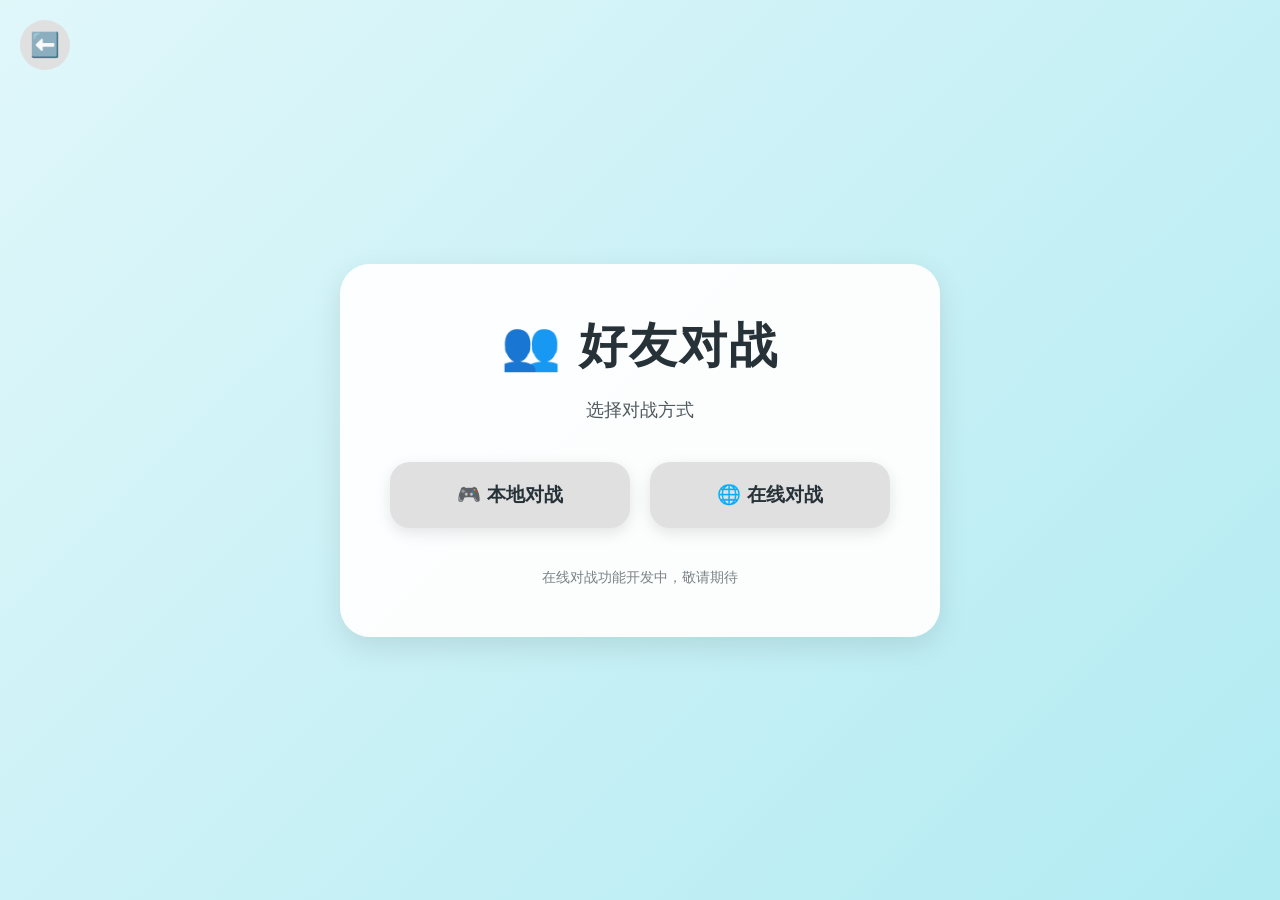
<file: frontend/FriendBattle.html>
<!DOCTYPE html>
<html lang="zh">
<head>
    <meta charset="UTF-8">
    <meta name="viewport" content="width=device-width, initial-scale=1.0, maximum-scale=5.0, user-scalable=yes">
    <meta name="apple-mobile-web-app-capable" content="yes">
    <meta name="mobile-web-app-capable" content="yes">
    <title>五子棋 · 好友对战</title>
    <link rel="preload" href="/static/sounds/luozi.mp3" as="audio">
    <style>
        * {
            margin: 0;
            padding: 0;
            box-sizing: border-box;
            font-family: 'Microsoft YaHei', sans-serif;
        }

        :root {
            --bg-color: linear-gradient(135deg, #e0f7fa 0%, #b2ebf2 100%);
            --card-bg: rgba(255, 255, 255, 0.95);
            --text-color: #263238;
            --button-bg: #e0e0e0;
            --button-hover: #bdbdbd;
            --button-text: #263238;
            --shadow: 0 10px 30px rgba(0, 0, 0, 0.1);
        }

        [data-theme="dark"] {
            --bg-color: linear-gradient(135deg, #263238 0%, #37474f 100%);
            --card-bg: rgba(45, 55, 64, 0.95);
            --text-color: #eceff1;
            --button-bg: #455a64;
            --button-hover: #607d8b;
            --button-text: #eceff1;
            --shadow: 0 10px 30px rgba(0, 0, 0, 0.3);
        }

        body {
            min-height: 100vh;
            background: var(--bg-color);
            display: flex;
            justify-content: center;
            align-items: center;
            padding: 20px;
            transition: all 0.3s ease;
        }

        .main-container {
            background: var(--card-bg);
            border-radius: 30px;
            padding: 50px;
            box-shadow: var(--shadow);
            text-align: center;
            max-width: 600px;
            width: 100%;
        }

        .logo {
            font-size: 3rem;
            margin-bottom: 20px;
            color: var(--text-color);
            font-weight: bold;
            letter-spacing: 2px;
        }

        .subtitle {
            color: var(--text-color);
            opacity: 0.8;
            margin-bottom: 40px;
            font-size: 1.1rem;
        }

        .menu-buttons {
            display: grid;
            grid-template-columns: repeat(auto-fit, minmax(200px, 1fr));
            gap: 20px;
            margin-bottom: 40px;
        }

        .menu-button {
            background: var(--button-bg);
            border: none;
            border-radius: 20px;
            padding: 20px;
            font-size: 1.2rem;
            font-weight: bold;
            color: var(--button-text);
            cursor: pointer;
            transition: all 0.3s ease;
            box-shadow: 0 5px 15px rgba(0, 0, 0, 0.1);
            display: flex;
            align-items: center;
            justify-content: center;
            gap: 10px;
        }

        .menu-button:hover {
            background: var(--button-hover);
            transform: translateY(-3px);
            box-shadow: 0 8px 20px rgba(0, 0, 0, 0.15);
        }

        .menu-button:active {
            transform: translateY(-1px);
        }

        .menu-button.disabled {
            opacity: 0.6;
            cursor: not-allowed;
        }

        .difficulty-container {
            display: none;
            background: var(--card-bg);
            border-radius: 30px;
            padding: 50px;
            box-shadow: var(--shadow);
            text-align: center;
            max-width: 600px;
            width: 100%;
        }

        .difficulty-container.active {
            display: block;
        }

        .back-button {
            position: absolute;
            top: 20px;
            left: 20px;
            background: var(--button-bg);
            border: none;
            border-radius: 50%;
            width: 50px;
            height: 50px;
            font-size: 1.5rem;
            color: var(--button-text);
            cursor: pointer;
            transition: all 0.3s ease;
        }

        .back-button:hover {
            background: var(--button-hover);
            transform: translateY(-2px);
        }

        .custom-alert {
            position: fixed;
            top: 0;
            left: 0;
            width: 100%;
            height: 100%;
            background: rgba(0, 0, 0, 0.5);
            display: flex;
            justify-content: center;
            align-items: center;
            z-index: 2000;
        }

        .custom-alert-content {
            background: var(--card-bg);
            border-radius: 20px;
            padding: 30px;
            box-shadow: var(--shadow);
            width: 90%;
            max-width: 400px;
            text-align: center;
        }

        .custom-alert-message {
            color: var(--text-color);
            font-size: 1.1rem;
            margin-bottom: 20px;
        }

        .custom-alert-button {
            background: var(--button-bg);
            border: none;
            border-radius: 10px;
            padding: 10px 20px;
            font-size: 1rem;
            font-weight: bold;
            color: var(--button-text);
            cursor: pointer;
            transition: all 0.3s ease;
        }

        .custom-alert-button:hover {
            background: var(--button-hover);
            transform: translateY(-2px);
        }

        .game-result-modal {
            position: fixed;
            top: 0;
            left: 0;
            width: 100%;
            height: 100%;
            background: rgba(0, 0, 0, 0.7);
            display: none;
            justify-content: center;
            align-items: center;
            z-index: 3000;
            cursor: pointer;
        }

        .game-result-modal.active {
            display: flex;
            animation: fadeIn 0.3s ease-out;
        }

        .game-result-modal.closing {
            animation: fadeOut 0.3s ease-out forwards;
        }

        @keyframes fadeIn {
            0% { opacity: 0; }
            100% { opacity: 1; }
        }

        @keyframes fadeOut {
            0% { opacity: 1; }
            100% { opacity: 0; }
        }

        .game-result-content {
            background: var(--card-bg);
            border-radius: 25px;
            padding: 40px;
            box-shadow: 0 10px 40px rgba(0, 0, 0, 0.3);
            text-align: center;
            min-width: 300px;
            max-width: 90%;
            animation: resultPopup 0.3s ease-out;
            cursor: default;
        }

        .game-result-modal.closing .game-result-content {
            animation: resultPopout 0.3s ease-out forwards;
        }

        @keyframes resultPopup {
            0% { transform: scale(0.8); opacity: 0; }
            100% { transform: scale(1); opacity: 1; }
        }

        @keyframes resultPopout {
            0% { transform: scale(1); opacity: 1; }
            100% { transform: scale(0.8); opacity: 0; }
        }

        .game-result-icon {
            font-size: 4rem;
            margin-bottom: 20px;
        }

        .game-result-title {
            color: var(--text-color);
            font-size: 1.5rem;
            font-weight: bold;
            margin-bottom: 15px;
        }

        .game-result-message {
            color: var(--text-color);
            font-size: 1.1rem;
            opacity: 0.8;
        }

        .board-wrapper {
            display: flex;
            justify-content: center;
        }

        .player-info-container {
            display: flex;
            justify-content: space-between;
            align-items: center;
            width: 100%;
            max-width: 450px;
            margin: 0 auto 15px auto;
            padding: 10px 20px;
            background: var(--button-bg);
            border-radius: 15px;
        }

        .player-info-item {
            display: flex;
            align-items: center;
            gap: 10px;
        }

        .player-info-label {
            color: var(--text-color);
            font-size: 1rem;
            font-weight: bold;
        }

        .player-piece-display {
            width: 24px;
            height: 24px;
            border-radius: 50%;
        }

        .player-piece-display.black {
            background: #1a1a1a;
            box-shadow: inset 0 2px 4px rgba(255, 255, 255, 0.15), 0 2px 6px rgba(0, 0, 0, 0.4);
        }

        .player-piece-display.white {
            background: #f5f5f5;
            box-shadow: 0 0 0 1px rgba(160, 160, 160, 0.6), 0 2px 6px rgba(0, 0, 0, 0.2);
        }

        .coming-soon {
            color: var(--text-color);
            opacity: 0.6;
            font-size: 0.9rem;
            margin-top: 10px;
        }

        .game-top-buttons {
            position: fixed;
            top: 20px;
            right: 20px;
            display: flex;
            gap: 10px;
            z-index: 100;
        }

        .game-top-button {
            background: var(--card-bg);
            border: none;
            border-radius: 8px;
            padding: 8px 16px;
            font-size: 0.85rem;
            font-weight: bold;
            color: var(--text-color);
            cursor: pointer;
            transition: all 0.3s ease;
            box-shadow: 0 2px 8px rgba(0, 0, 0, 0.1);
            display: flex;
            align-items: center;
            gap: 6px;
        }

        .game-top-button:hover {
            transform: translateY(-2px);
            box-shadow: 0 4px 12px rgba(0, 0, 0, 0.15);
        }

        .game-top-button:active {
            transform: translateY(0);
        }

        .game-top-button-icon {
            font-size: 1rem;
        }

        @media (max-width: 768px) {
            .main-container, .difficulty-container {
                padding: 30px;
                border-radius: 20px;
            }
            .logo { font-size: 2.5rem; }
            .subtitle { font-size: 1rem; margin-bottom: 30px; }
            .menu-buttons { gap: 15px; margin-bottom: 30px; }
            .menu-button { padding: 15px; font-size: 1rem; }
            .back-button { width: 40px; height: 40px; font-size: 1.2rem; }
            #boardCanvas { width: 90vw; max-width: 450px; height: auto; }
            .game-result-content { padding: 30px; min-width: 250px; }
            .game-result-icon { font-size: 3rem; }
            .game-result-title { font-size: 1.3rem; }
            .game-result-message { font-size: 1rem; }
            .game-top-buttons { top: 10px; right: 10px; }
            .game-top-button { padding: 6px 12px; font-size: 0.75rem; }
            .game-top-button-icon { font-size: 0.85rem; }
        }

        @media (max-width: 480px) {
            body { padding: 10px; }
            .main-container, .difficulty-container { padding: 20px; border-radius: 15px; }
            .logo { font-size: 2rem; margin-bottom: 15px; }
            .subtitle { font-size: 0.9rem; margin-bottom: 20px; }
            .menu-buttons { gap: 10px; margin-bottom: 20px; }
            .menu-button { padding: 12px; font-size: 0.9rem; }
            .back-button { width: 35px; height: 35px; font-size: 1rem; }
            #boardCanvas { width: 95vw; max-width: 350px; }
            .custom-alert-content { padding: 20px; border-radius: 15px; }
            .custom-alert-message { font-size: 1rem; margin-bottom: 15px; }
            .custom-alert-button { padding: 8px 16px; font-size: 0.9rem; }
        }

         /**适配手机**/
        @media (max-width: 360px) {
            body { padding: 5px; }
            .main-container, .difficulty-container { padding: 15px; border-radius: 12px; }
            .logo { font-size: 1.6rem; margin-bottom: 10px; }
            .subtitle { font-size: 0.8rem; margin-bottom: 15px; }
            .menu-buttons { gap: 8px; margin-bottom: 15px; }
            .menu-button { padding: 10px; font-size: 0.85rem; }
            .back-button { width: 30px; height: 30px; font-size: 0.9rem; }
            #boardCanvas { width: 98vw; max-width: 320px; }
            .game-result-content { padding: 20px; min-width: 200px; }
            .game-result-icon { font-size: 2.5rem; }
            .game-result-title { font-size: 1.1rem; }
            .game-result-message { font-size: 0.9rem; }
            .game-top-buttons { top: 5px; right: 5px; }
            .game-top-button { padding: 5px 10px; font-size: 0.7rem; }
            .game-top-button-icon { font-size: 0.8rem; }
            .custom-alert-content { padding: 15px; border-radius: 12px; }
            .custom-alert-message { font-size: 0.9rem; margin-bottom: 12px; }
            .custom-alert-button { padding: 6px 14px; font-size: 0.85rem; }
        }
    </style>
</head>
<body>
    <div id="gameTopButtons" class="game-top-buttons" style="display: none;">
        <button id="exportChessManualBtn" class="game-top-button" onclick="window.location.href='ChessManual.html'">
            <span class="game-top-button-icon">📋</span>
            <span>导出棋谱</span>
        </button>
    </div>

    <div id="mainPage" class="difficulty-container active">
        <button id="backBtn" class="back-button">⬅️</button>
        <h1 class="logo">👥 好友对战</h1>
        <p class="subtitle">选择对战方式</p>
        <div class="menu-buttons">
            <button id="localGameBtn" class="menu-button">🎮 本地对战</button>
            <button id="onlineGameBtn" class="menu-button">🌐 在线对战</button>
        </div>
        <p class="coming-soon">在线对战功能开发中，敬请期待</p>
    </div>

    <div id="gamePage" class="difficulty-container">
        <button id="gameBackBtn" class="back-button">⬅️</button>
        <h1 class="logo">⚫⚪ 五子棋</h1>
        <p id="gameStatusText" class="subtitle">轮到<span style="display:inline-block;width:18px;height:18px;border-radius:50%;background:#1a1a1a;box-shadow:inset 0 2px 4px rgba(255,255,255,0.15),0 2px 4px rgba(0,0,0,0.3);vertical-align:middle;margin:0 2px;"></span>出棋</p>
        <div class="player-info-container">
            <div class="player-info-item">
                <span class="player-info-label">我方：</span>
                <div id="myPieceDisplay" class="player-piece-display black"></div>
            </div>
            <div class="player-info-item">
                <span class="player-info-label">对方：</span>
                <div id="opponentPieceDisplay" class="player-piece-display white"></div>
            </div>
        </div>
        <div class="board-wrapper">
            <canvas id="boardCanvas" width="450" height="450"></canvas>
        </div>
        <div style="display: flex; justify-content: center; gap: 20px; margin-top: 20px;">
            <button id="restartGameBtn" class="menu-button">🔄 重新开始</button>
            <button id="undoGameBtn" class="menu-button">↩️ 悔棋</button>
            <button id="homeGameBtn" class="menu-button">🏠 返回首页</button>
        </div>
    </div>

    <div id="gameResultModal" class="game-result-modal" onclick="closeResultModal()">
        <div class="game-result-content" onclick="event.stopPropagation()">
            <div id="resultIcon" class="game-result-icon">🏆</div>
            <div id="resultTitle" class="game-result-title">游戏结束</div>
            <div id="resultMessage" class="game-result-message">恭喜获胜！</div>
        </div>
    </div>

    <script>
        /**
         * 音效对象：落子音效
         * 使用绝对路径确保在不同访问路径下都能正确加载
         */
        const luoziAudio = new Audio('/static/sounds/luozi.mp3');
        luoziAudio.preload = 'auto';
        
        /**
         * 播放落子音效
         * 如果当前音效正在播放，则创建新的音效实例
         */
        function playLuoziSound() {
            if (luoziAudio.paused) {
                luoziAudio.currentTime = 0;
                luoziAudio.play().catch(() => {});
            } else {
                const newAudio = new Audio('/static/sounds/luozi.mp3');
                newAudio.play().catch(() => {});
            }
        }

        /**
         * DOM元素引用
         */
        const mainPage = document.getElementById('mainPage');
        const gamePage = document.getElementById('gamePage');
        const backBtn = document.getElementById('backBtn');
        const gameBackBtn = document.getElementById('gameBackBtn');
        const localGameBtn = document.getElementById('localGameBtn');
        const onlineGameBtn = document.getElementById('onlineGameBtn');
        const restartGameBtn = document.getElementById('restartGameBtn');
        const undoGameBtn = document.getElementById('undoGameBtn');
        const homeGameBtn = document.getElementById('homeGameBtn');

        /**
         * 游戏状态变量
         */
        let boardData = Array.from({ length: 15 }, () => Array(15).fill(0)); // 15x15棋盘，0=空, 1=黑棋, 2=白棋
        let currentPlayer = 1; // 当前玩家，1=黑棋, 2=白棋
        let gameOver = false; // 游戏是否结束
        let winner = null; // 获胜者
        let moveHistory = []; // 落子历史，用于悔棋

        /**
         * 自定义弹窗提示
         * @param {string} message - 提示信息
         */
        function customAlert(message) {
            const alertDiv = document.createElement('div');
            alertDiv.className = 'custom-alert';
            const alertContent = document.createElement('div');
            alertContent.className = 'custom-alert-content';
            const messageElement = document.createElement('div');
            messageElement.className = 'custom-alert-message';
            messageElement.textContent = message;
            const buttonElement = document.createElement('button');
            buttonElement.className = 'custom-alert-button';
            buttonElement.textContent = '确定';
            buttonElement.addEventListener('click', () => {
                document.body.removeChild(alertDiv);
            });
            alertContent.appendChild(messageElement);
            alertContent.appendChild(buttonElement);
            alertDiv.appendChild(alertContent);
            document.body.appendChild(alertDiv);
        }

        /**
         * 显示游戏结果
         * @param {number} playerNum - 获胜玩家编号 (1或2)
         */
        function showGameResult(playerNum) {
            const modal = document.getElementById('gameResultModal');
            const icon = document.getElementById('resultIcon');
            const title = document.getElementById('resultTitle');
            const msg = document.getElementById('resultMessage');
            icon.textContent = '🏆';
            title.textContent = '游戏结束';
            msg.textContent = `玩家${playerNum}获胜！`;
            modal.classList.add('active');
        }

        /**
         * 关闭游戏结果弹窗
         */
        function closeResultModal() {
            const modal = document.getElementById('gameResultModal');
            modal.classList.add('closing');
            setTimeout(() => {
                modal.classList.remove('active');
                modal.classList.remove('closing');
            }, 300);
        }

        /**
         * 保存游戏数据到本地存储
         */
        function saveGameDataToStorage() {
            const gameData = {
                moveHistory: moveHistory,
                gameOver: gameOver,
                winner: winner,
                gameMode: 'pvp'
            };
            localStorage.setItem('gomokuGameData', JSON.stringify(gameData));
        }

        /**
         * 更新玩家信息显示
         */
        function updatePlayerInfoDisplay() {
            const myPieceDisplay = document.getElementById('myPieceDisplay');
            const opponentPieceDisplay = document.getElementById('opponentPieceDisplay');
            
            if (myPieceDisplay && opponentPieceDisplay) {
                myPieceDisplay.className = 'player-piece-display black';
                opponentPieceDisplay.className = 'player-piece-display white';
            }
        }

        /**
         * 更新游戏状态文本
         */
        function updateGameStatusText() {
            const statusText = document.getElementById('gameStatusText');
            if (statusText) {
                if (gameOver) {
                    const winnerText = winner === 1 ? '黑' : '白';
                    statusText.innerHTML = winnerText + '方获胜！';
                } else {
                    const pieceIcon = currentPlayer === 1 
                        ? '<span style="display:inline-block;width:18px;height:18px;border-radius:50%;background:#1a1a1a;box-shadow:inset 0 2px 4px rgba(255,255,255,0.15),0 2px 4px rgba(0,0,0,0.3);vertical-align:middle;margin:0 2px;"></span>'
                        : '<span style="display:inline-block;width:18px;height:18px;border-radius:50%;background:#f5f5f5;box-shadow:0 0 0 1px rgba(160,160,160,0.6),0 2px 4px rgba(0,0,0,0.2);vertical-align:middle;margin:0 2px;"></span>';
                    statusText.innerHTML = '轮到' + pieceIcon + '出棋';
                }
            }
        }

        function drawBoard() {
            const canvas = document.getElementById('boardCanvas');
            if (!canvas) return;
            const canvasWidth = canvas.clientWidth;
            const canvasHeight = canvas.clientHeight;
            canvas.width = canvasWidth;
            canvas.height = canvasHeight;
            const ctx = canvas.getContext('2d');
            const boardSize = 15;
            const cellSize = Math.min(canvasWidth, canvasHeight) / boardSize;
            const margin = cellSize / 2;
            ctx.clearRect(0, 0, canvasWidth, canvasHeight);
            ctx.fillStyle = '#e0c9a5';
            ctx.fillRect(0, 0, canvasWidth, canvasHeight);
            ctx.strokeStyle = '#8b5a2b';
            ctx.lineWidth = 2;
            for (let i = 0; i < boardSize; i++) {
                ctx.beginPath();
                ctx.moveTo(margin + i * cellSize, margin);
                ctx.lineTo(margin + i * cellSize, canvasHeight - margin);
                ctx.stroke();
                ctx.beginPath();
                ctx.moveTo(margin, margin + i * cellSize);
                ctx.lineTo(canvasWidth - margin, margin + i * cellSize);
                ctx.stroke();
            }
            const starPoints = [3, 7, 11];
            ctx.fillStyle = '#8b5a2b';
            for (let r of starPoints) {
                for (let c of starPoints) {
                    ctx.beginPath();
                    ctx.arc(margin + c * cellSize, margin + r * cellSize, 5, 0, 2 * Math.PI);
                    ctx.fill();
                }
            }
            for (let row = 0; row < boardSize; row++) {
                for (let col = 0; col < boardSize; col++) {
                    const piece = boardData[row][col];
                    if (piece !== 0) {
                        const x = margin + col * cellSize;
                        const y = margin + row * cellSize;
                        const radius = cellSize * 0.4;
                        ctx.beginPath();
                        ctx.arc(x, y, radius, 0, 2 * Math.PI);
                        if (piece === 1) {
                            const gradient = ctx.createRadialGradient(x - radius * 0.3, y - radius * 0.3, 0, x, y, radius);
                            gradient.addColorStop(0, '#3a3a3a');
                            gradient.addColorStop(1, '#1a1a1a');
                            ctx.fillStyle = gradient;
                            ctx.fill();
                            ctx.strokeStyle = 'transparent';
                        } else {
                            ctx.fillStyle = '#f5f5f5';
                            ctx.fill();
                            ctx.strokeStyle = 'rgba(160, 160, 160, 0.6)';
                            ctx.lineWidth = 1;
                            ctx.stroke();
                        }
                    }
                }
            }
            updateGameStatusText();
        }

        function checkWinner(row, col, player) {
            const directions = [[1, 0], [0, 1], [1, 1], [1, -1]];
            for (const [dx, dy] of directions) {
                let count = 1;
                for (let i = 1; i < 5; i++) {
                    const r = row + dx * i;
                    const c = col + dy * i;
                    if (r >= 0 && r < 15 && c >= 0 && c < 15 && boardData[r][c] === player) {
                        count++;
                    } else {
                        break;
                    }
                }
                for (let i = 1; i < 5; i++) {
                    const r = row - dx * i;
                    const c = col - dy * i;
                    if (r >= 0 && r < 15 && c >= 0 && c < 15 && boardData[r][c] === player) {
                        count++;
                    } else {
                        break;
                    }
                }
                if (count >= 5) return true;
            }
            return false;
        }

        function makeMove(row, col) {
            if (boardData[row][col] !== 0) return;
            boardData[row][col] = currentPlayer;
            playLuoziSound();
            moveHistory.push({ row: row, col: col, player: currentPlayer });
            saveGameDataToStorage();
            if (checkWinner(row, col, currentPlayer)) {
                gameOver = true;
                winner = currentPlayer;
                drawBoard();
                showGameResult(currentPlayer);
            } else {
                currentPlayer = currentPlayer === 1 ? 2 : 1;
                drawBoard();
            }
        }

        function showGameTopButtons() {
            const topButtons = document.getElementById('gameTopButtons');
            if (topButtons) {
                topButtons.style.display = 'flex';
            }
        }

        function hideGameTopButtons() {
            const topButtons = document.getElementById('gameTopButtons');
            if (topButtons) {
                topButtons.style.display = 'none';
            }
        }

        function startLocalGame() {
            mainPage.classList.remove('active');
            gamePage.classList.add('active');
            showGameTopButtons();
            boardData = Array.from({ length: 15 }, () => Array(15).fill(0));
            currentPlayer = 1;
            gameOver = false;
            winner = null;
            moveHistory = [];
            updatePlayerInfoDisplay();
            drawBoard();
        }

        backBtn.addEventListener('click', () => {
            window.location.href = 'index.html';
        });

        gameBackBtn.addEventListener('click', () => {
            gamePage.classList.remove('active');
            mainPage.classList.add('active');
            hideGameTopButtons();
            localStorage.removeItem('gomokuGameData');
        });

        localGameBtn.addEventListener('click', startLocalGame);

        onlineGameBtn.addEventListener('click', () => {
            customAlert('在线对战功能正在准备，敬请期待！');
        });

        const canvas = document.getElementById('boardCanvas');
        if (canvas) {
            canvas.addEventListener('click', (event) => {
                if (gameOver) return;
                const rect = canvas.getBoundingClientRect();
                const x = event.clientX - rect.left;
                const y = event.clientY - rect.top;
                const canvasWidth = canvas.clientWidth;
                const canvasHeight = canvas.clientHeight;
                const cellSize = Math.min(canvasWidth, canvasHeight) / 15;
                const margin = cellSize / 2;
                const col = Math.round((x - margin) / cellSize);
                const row = Math.round((y - margin) / cellSize);
                if (row >= 0 && row < 15 && col >= 0 && col < 15 && boardData[row][col] === 0) {
                    makeMove(row, col);
                }
            });
        }

        restartGameBtn.addEventListener('click', () => {
            boardData = Array.from({ length: 15 }, () => Array(15).fill(0));
            currentPlayer = 1;
            gameOver = false;
            winner = null;
            moveHistory = [];
            localStorage.removeItem('gomokuGameData');
            drawBoard();
            customAlert('游戏已重新开始！');
        });

        undoGameBtn.addEventListener('click', () => {
            if (moveHistory.length === 0) {
                customAlert('没有可以悔棋的步骤！');
                return;
            }
            const lastMove = moveHistory.pop();
            boardData[lastMove.row][lastMove.col] = 0;
            currentPlayer = lastMove.player;
            gameOver = false;
            winner = null;
            saveGameDataToStorage();
            drawBoard();
            customAlert('悔棋成功！');
        });

        homeGameBtn.addEventListener('click', () => {
            localStorage.removeItem('gomokuGameData');
            window.location.href = 'index.html';
        });

        document.addEventListener('DOMContentLoaded', () => {
            const savedTheme = localStorage.getItem('theme');
            if (savedTheme === 'dark') {
                document.documentElement.setAttribute('data-theme', 'dark');
            }
        });
    </script>
</body>
</html>
</file>
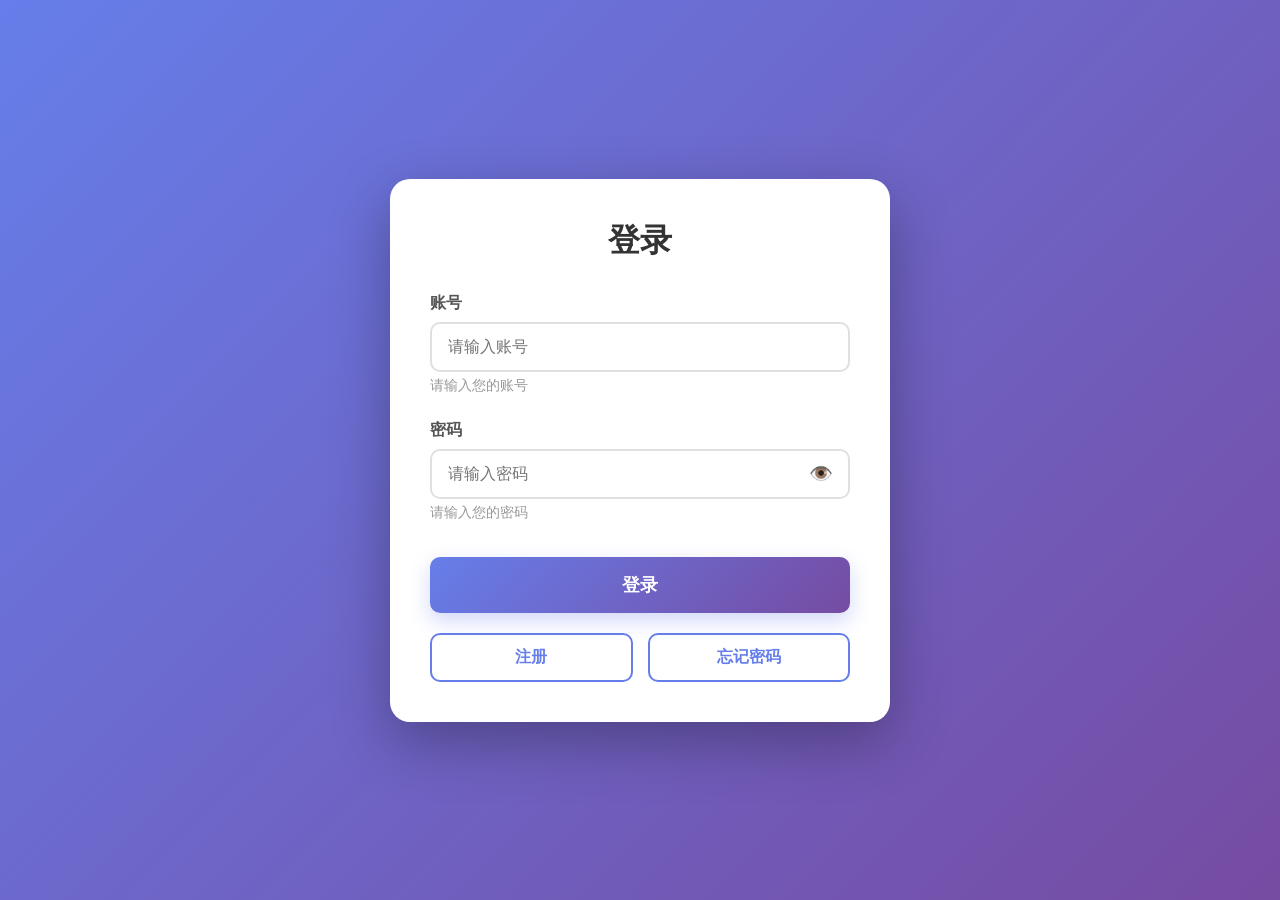
<file: frontend/quweiAuthor/author/login.html>
<!DOCTYPE html>
<html lang="zh-CN">
<head>
    <meta charset="UTF-8">
    <meta name="viewport" content="width=device-width, initial-scale=1.0, maximum-scale=5.0, user-scalable=yes">
    <meta name="apple-mobile-web-app-capable" content="yes">
    <meta name="mobile-web-app-capable" content="yes">
    <title>登录 - 趣味登录系统</title>
    <link rel="stylesheet" href="../css/styles.css">
</head>
<body>
    <div class="container login-container">
        <div class="form-card">
            <h2 class="form-title">登录</h2>
            <form id="loginForm" onsubmit="return false;">
                <div class="form-group">
                    <label for="username">账号</label>
                    <input type="text" id="username" class="form-input" placeholder="请输入账号" required>
                    <span class="input-hint">请输入您的账号</span>
                </div>
                <div class="form-group">
                    <label for="password">密码</label>
                    <div class="password-wrapper">
                        <input type="password" id="password" class="form-input" placeholder="请输入密码" required>
                        <button type="button" class="toggle-password" onclick="togglePasswordVisibility('password', this)">
                            <span class="eye-icon">👁️</span>
                        </button>
                    </div>
                    <span class="input-hint">请输入您的密码</span>
                </div>
                <button type="button" class="submit-btn" onclick="handleLogin()">
                    登录
                </button>
                <div class="button-row">
                    <button type="button" class="secondary-btn" onclick="navigateToRegister()">
                        注册
                    </button>
                    <button type="button" class="secondary-btn" onclick="handleForgotPassword()">
                        忘记密码
                    </button>
                </div>
            </form>
        </div>
    </div>
    <div id="modal" class="modal">
        <div class="modal-content">
            <p id="modal-message"></p>
        </div>
    </div>
    <div id="ban-overlay" class="ban-overlay">
        <div class="ban-content">
            <p class="ban-message">你已被禁言30秒</p>
            <div class="countdown" id="countdown">30</div>
        </div>
    </div>
    <script src="../js/script.js"></script>
</body>
</html>
</file>
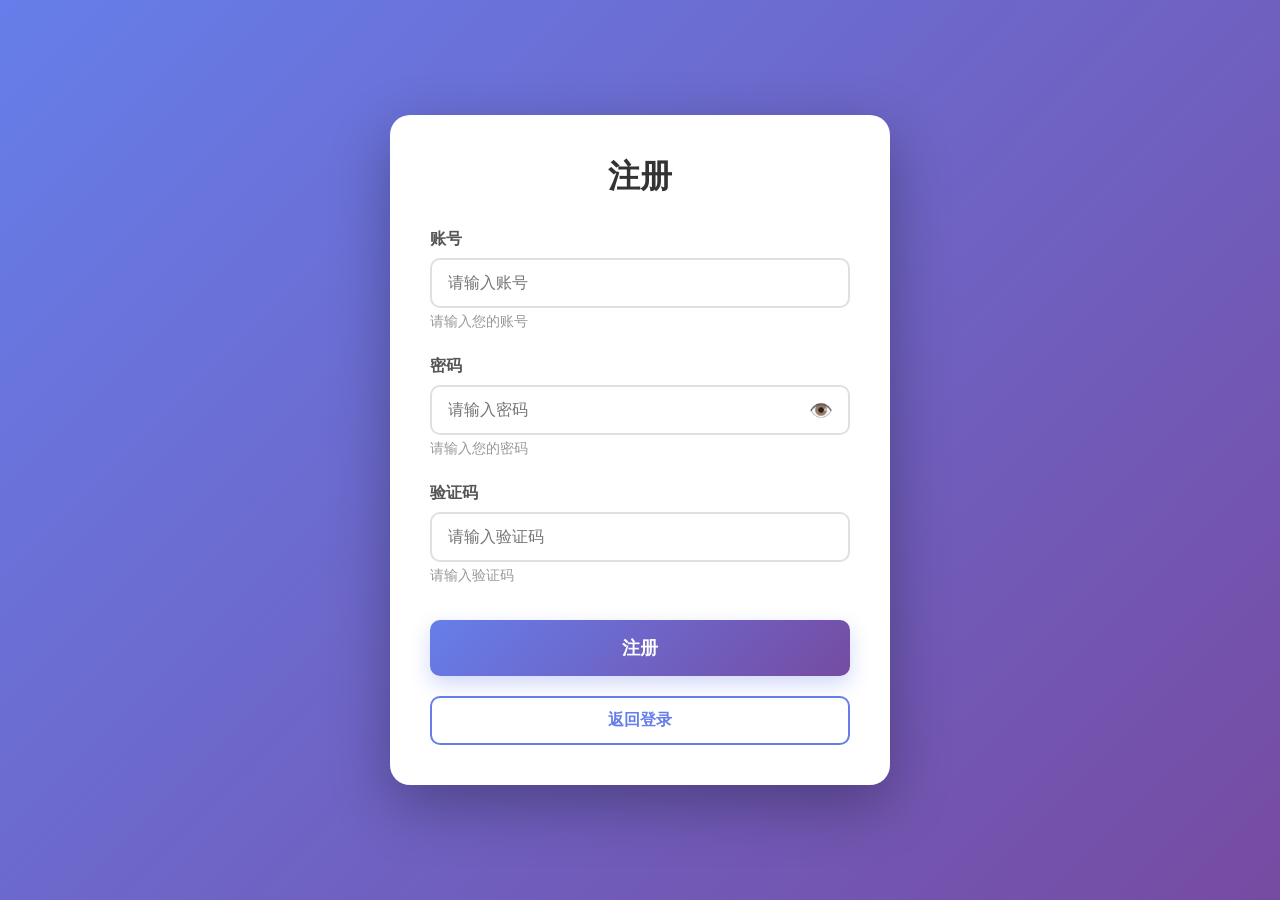
<file: frontend/quweiAuthor/author/register.html>
<!DOCTYPE html>
<html lang="zh-CN">
<head>
    <meta charset="UTF-8">
    <meta name="viewport" content="width=device-width, initial-scale=1.0, maximum-scale=5.0, user-scalable=yes">
    <meta name="apple-mobile-web-app-capable" content="yes">
    <meta name="mobile-web-app-capable" content="yes">
    <title>注册 - 趣味登录系统</title>
    <link rel="stylesheet" href="../css/styles.css">
</head>
<body>
    <div class="container register-container">
        <div class="form-card">
            <h2 class="form-title">注册</h2>
            <form id="registerForm" onsubmit="return false;">
                <div class="form-group">
                    <label for="reg-username">账号</label>
                    <input type="text" id="reg-username" class="form-input" placeholder="请输入账号" required>
                    <span class="input-hint">请输入您的账号</span>
                </div>
                <div class="form-group">
                    <label for="reg-password">密码</label>
                    <div class="password-wrapper">
                        <input type="password" id="reg-password" class="form-input" placeholder="请输入密码" required>
                        <button type="button" class="toggle-password" onclick="togglePasswordVisibility('reg-password', this)">
                            <span class="eye-icon">👁️</span>
                        </button>
                    </div>
                    <span class="input-hint">请输入您的密码</span>
                </div>
                <div class="form-group">
                    <label for="verify-code">验证码</label>
                    <input type="text" id="verify-code" class="form-input" placeholder="请输入验证码">
                    <span class="input-hint">请输入验证码</span>
                </div>
                <button type="button" class="submit-btn" onclick="handleRegister()">
                    注册
                </button>
                <div class="button-row">
                    <button type="button" class="secondary-btn back-btn" onclick="navigateToLogin()">
                        返回登录
                    </button>
                </div>
            </form>
        </div>
    </div>
    <div id="modal" class="modal">
        <div class="modal-content">
            <p id="modal-message"></p>
        </div>
    </div>
    <div id="ban-overlay" class="ban-overlay">
        <div class="ban-content">
            <p class="ban-message">你已被禁言30秒</p>
            <div class="countdown" id="countdown">30</div>
        </div>
    </div>
    <script src="../js/script.js"></script>
</body>
</html>
</file>
<file: frontend/quweiAuthor/css/styles.css>
* {
    margin: 0;
    padding: 0;
    box-sizing: border-box;
}

body {
    font-family: 'Segoe UI', Tahoma, Geneva, Verdana, sans-serif;
    background: linear-gradient(135deg, #667eea 0%, #764ba2 100%);
    min-height: 100vh;
    display: flex;
    justify-content: center;
    align-items: center;
    padding: 20px;
}

.container {
    width: 100%;
    max-width: 500px;
    animation: fadeIn 0.5s ease-in-out;
}

@keyframes fadeIn {
    from {
        opacity: 0;
        transform: translateY(-20px);
    }
    to {
        opacity: 1;
        transform: translateY(0);
    }
}

.home-container {
    text-align: center;
}

.home-content {
    background: white;
    border-radius: 20px;
    padding: 60px 40px;
    box-shadow: 0 20px 60px rgba(0, 0, 0, 0.3);
}

.home-title {
    font-size: 2.5rem;
    color: #333;
    margin-bottom: 15px;
    font-weight: 700;
}

.home-subtitle {
    font-size: 1.2rem;
    color: #666;
    margin-bottom: 40px;
}

.login-entry-btn {
    background: linear-gradient(135deg, #667eea 0%, #764ba2 100%);
    color: white;
    border: none;
    padding: 18px 50px;
    font-size: 1.2rem;
    border-radius: 50px;
    cursor: pointer;
    transition: all 0.3s ease;
    box-shadow: 0 10px 30px rgba(102, 126, 234, 0.4);
    display: inline-flex;
    align-items: center;
    gap: 10px;
}

.login-entry-btn:hover {
    transform: translateY(-3px);
    box-shadow: 0 15px 40px rgba(102, 126, 234, 0.5);
}

.login-entry-btn:active {
    transform: translateY(-1px);
}

.btn-icon {
    font-size: 1.3rem;
    transition: transform 0.3s ease;
}

.login-entry-btn:hover .btn-icon {
    transform: translateX(5px);
}

.form-card {
    background: white;
    border-radius: 20px;
    padding: 40px;
    box-shadow: 0 20px 60px rgba(0, 0, 0, 0.3);
}

.form-title {
    font-size: 2rem;
    color: #333;
    margin-bottom: 30px;
    text-align: center;
    font-weight: 700;
}

.form-group {
    margin-bottom: 25px;
}

.form-group label {
    display: block;
    margin-bottom: 8px;
    color: #555;
    font-weight: 600;
    font-size: 1rem;
}

.form-input {
    width: 100%;
    padding: 14px 16px;
    border: 2px solid #e0e0e0;
    border-radius: 10px;
    font-size: 1rem;
    transition: all 0.3s ease;
    outline: none;
}

.form-input:focus {
    border-color: #667eea;
    box-shadow: 0 0 0 3px rgba(102, 126, 234, 0.1);
}

.form-input:disabled {
    background-color: #f5f5f5;
    cursor: not-allowed;
}

.input-hint {
    display: block;
    margin-top: 5px;
    font-size: 0.85rem;
    color: #999;
}

.password-wrapper {
    position: relative;
    display: flex;
    align-items: center;
}

.password-wrapper .form-input {
    padding-right: 50px;
}

.toggle-password {
    position: absolute;
    right: 12px;
    background: none;
    border: none;
    cursor: pointer;
    padding: 5px;
    font-size: 1.2rem;
    transition: transform 0.2s ease;
    display: flex;
    align-items: center;
    justify-content: center;
}

.toggle-password:hover {
    transform: scale(1.1);
}

.eye-icon {
    display: block;
}

.submit-btn {
    width: 100%;
    background: linear-gradient(135deg, #667eea 0%, #764ba2 100%);
    color: white;
    border: none;
    padding: 16px;
    font-size: 1.1rem;
    border-radius: 10px;
    cursor: pointer;
    transition: all 0.3s ease;
    font-weight: 600;
    margin-top: 10px;
    box-shadow: 0 8px 20px rgba(102, 126, 234, 0.3);
}

.submit-btn:hover:not(:disabled) {
    transform: translateY(-2px);
    box-shadow: 0 12px 25px rgba(102, 126, 234, 0.4);
}

.submit-btn:active:not(:disabled) {
    transform: translateY(0);
}

.submit-btn:disabled {
    background: #ccc;
    cursor: not-allowed;
    box-shadow: none;
}

.button-row {
    display: flex;
    justify-content: space-between;
    gap: 15px;
    margin-top: 20px;
}

.secondary-btn {
    flex: 1;
    background: transparent;
    color: #667eea;
    border: 2px solid #667eea;
    padding: 12px;
    font-size: 1rem;
    border-radius: 10px;
    cursor: pointer;
    transition: all 0.3s ease;
    font-weight: 600;
}

.secondary-btn:hover:not(:disabled) {
    background: #667eea;
    color: white;
    transform: translateY(-2px);
}

.secondary-btn:disabled {
    border-color: #ccc;
    color: #ccc;
    cursor: not-allowed;
}

.back-btn {
    flex: 1;
    background: transparent;
    color: #667eea;
    border: 2px solid #667eea;
    padding: 12px;
    font-size: 1rem;
    border-radius: 10px;
    cursor: pointer;
    transition: all 0.3s ease;
    font-weight: 600;
}

.back-btn:hover:not(:disabled) {
    background: #667eea;
    color: white;
    transform: translateY(-2px);
}

.modal {
    display: none;
    position: fixed;
    top: 0;
    left: 0;
    width: 100%;
    height: 100%;
    background: rgba(0, 0, 0, 0.5);
    z-index: 1000;
    justify-content: center;
    align-items: center;
    animation: fadeIn 0.3s ease;
}

.modal.show {
    display: flex;
}

.modal-content {
    background: white;
    padding: 40px 50px;
    border-radius: 20px;
    text-align: center;
    max-width: 90%;
    width: 400px;
    box-shadow: 0 20px 60px rgba(0, 0, 0, 0.3);
    animation: scaleIn 0.3s ease;
}

@keyframes scaleIn {
    from {
        transform: scale(0.8);
        opacity: 0;
    }
    to {
        transform: scale(1);
        opacity: 1;
    }
}

.modal-content p {
    font-size: 1.3rem;
    color: #333;
    line-height: 1.6;
    margin: 0;
    white-space: pre-line;
}

.ban-overlay {
    display: none;
    position: fixed;
    top: 0;
    left: 0;
    width: 100%;
    height: 100%;
    background: rgba(0, 0, 0, 0.8);
    z-index: 1001;
    justify-content: center;
    align-items: center;
    animation: fadeIn 0.3s ease;
}

.ban-overlay.show {
    display: flex;
}

.ban-content {
    background: white;
    padding: 50px 60px;
    border-radius: 20px;
    text-align: center;
    box-shadow: 0 20px 60px rgba(0, 0, 0, 0.3);
    animation: scaleIn 0.3s ease;
}

.ban-message {
    font-size: 1.5rem;
    color: #e74c3c;
    margin-bottom: 30px;
    font-weight: 700;
}

.countdown {
    font-size: 4rem;
    font-weight: 700;
    color: #667eea;
    margin: 20px 0;
}

@media (max-width: 600px) {
    .container {
        padding: 10px;
    }
    
    .home-content {
        padding: 40px 25px;
    }
    
    .home-title {
        font-size: 2rem;
    }
    
    .home-subtitle {
        font-size: 1rem;
    }
    
    .login-entry-btn {
        padding: 15px 40px;
        font-size: 1.1rem;
    }
    
    .form-card {
        padding: 30px 25px;
    }
    
    .form-title {
        font-size: 1.8rem;
    }
    
    .form-input {
        padding: 12px 14px;
        font-size: 0.95rem;
    }
    
    .submit-btn {
        padding: 14px;
        font-size: 1rem;
    }
    
    .secondary-btn {
        padding: 10px;
        font-size: 0.95rem;
    }
    
    .modal-content {
        padding: 30px 25px;
        width: 90%;
    }
    
    .modal-content p {
        font-size: 1.1rem;
    }
    
    .ban-content {
        padding: 40px 30px;
    }
    
    .ban-message {
        font-size: 1.3rem;
    }
    
    .countdown {
        font-size: 3rem;
    }
}

 /**适配手机**/
@media (max-width: 360px) {
    body {
        padding: 10px;
    }
    
    .home-content {
        padding: 30px 20px;
    }
    
    .home-title {
        font-size: 1.6rem;
    }
    
    .home-subtitle {
        font-size: 0.9rem;
        margin-bottom: 25px;
    }
    
    .login-entry-btn {
        padding: 12px 30px;
        font-size: 1rem;
    }
    
    .btn-icon {
        font-size: 1.1rem;
    }
    
    .form-card {
        padding: 25px 20px;
    }
    
    .form-title {
        font-size: 1.5rem;
        margin-bottom: 20px;
    }
    
    .form-group {
        margin-bottom: 20px;
    }
    
    .form-group label {
        font-size: 0.9rem;
    }
    
    .form-input {
        padding: 10px 12px;
        font-size: 0.9rem;
    }
    
    .submit-btn {
        padding: 12px;
        font-size: 0.95rem;
    }
    
    .secondary-btn {
        padding: 8px;
        font-size: 0.9rem;
    }
    
    .back-btn {
        padding: 8px;
        font-size: 0.9rem;
    }
    
    .button-row {
        gap: 10px;
    }
    
    .modal-content {
        padding: 25px 20px;
    }
    
    .modal-content p {
        font-size: 1rem;
    }
    
    .ban-content {
        padding: 30px 20px;
    }
    
    .ban-message {
        font-size: 1.1rem;
        margin-bottom: 20px;
    }
    
    .countdown {
        font-size: 2.5rem;
    }
}
</file>
